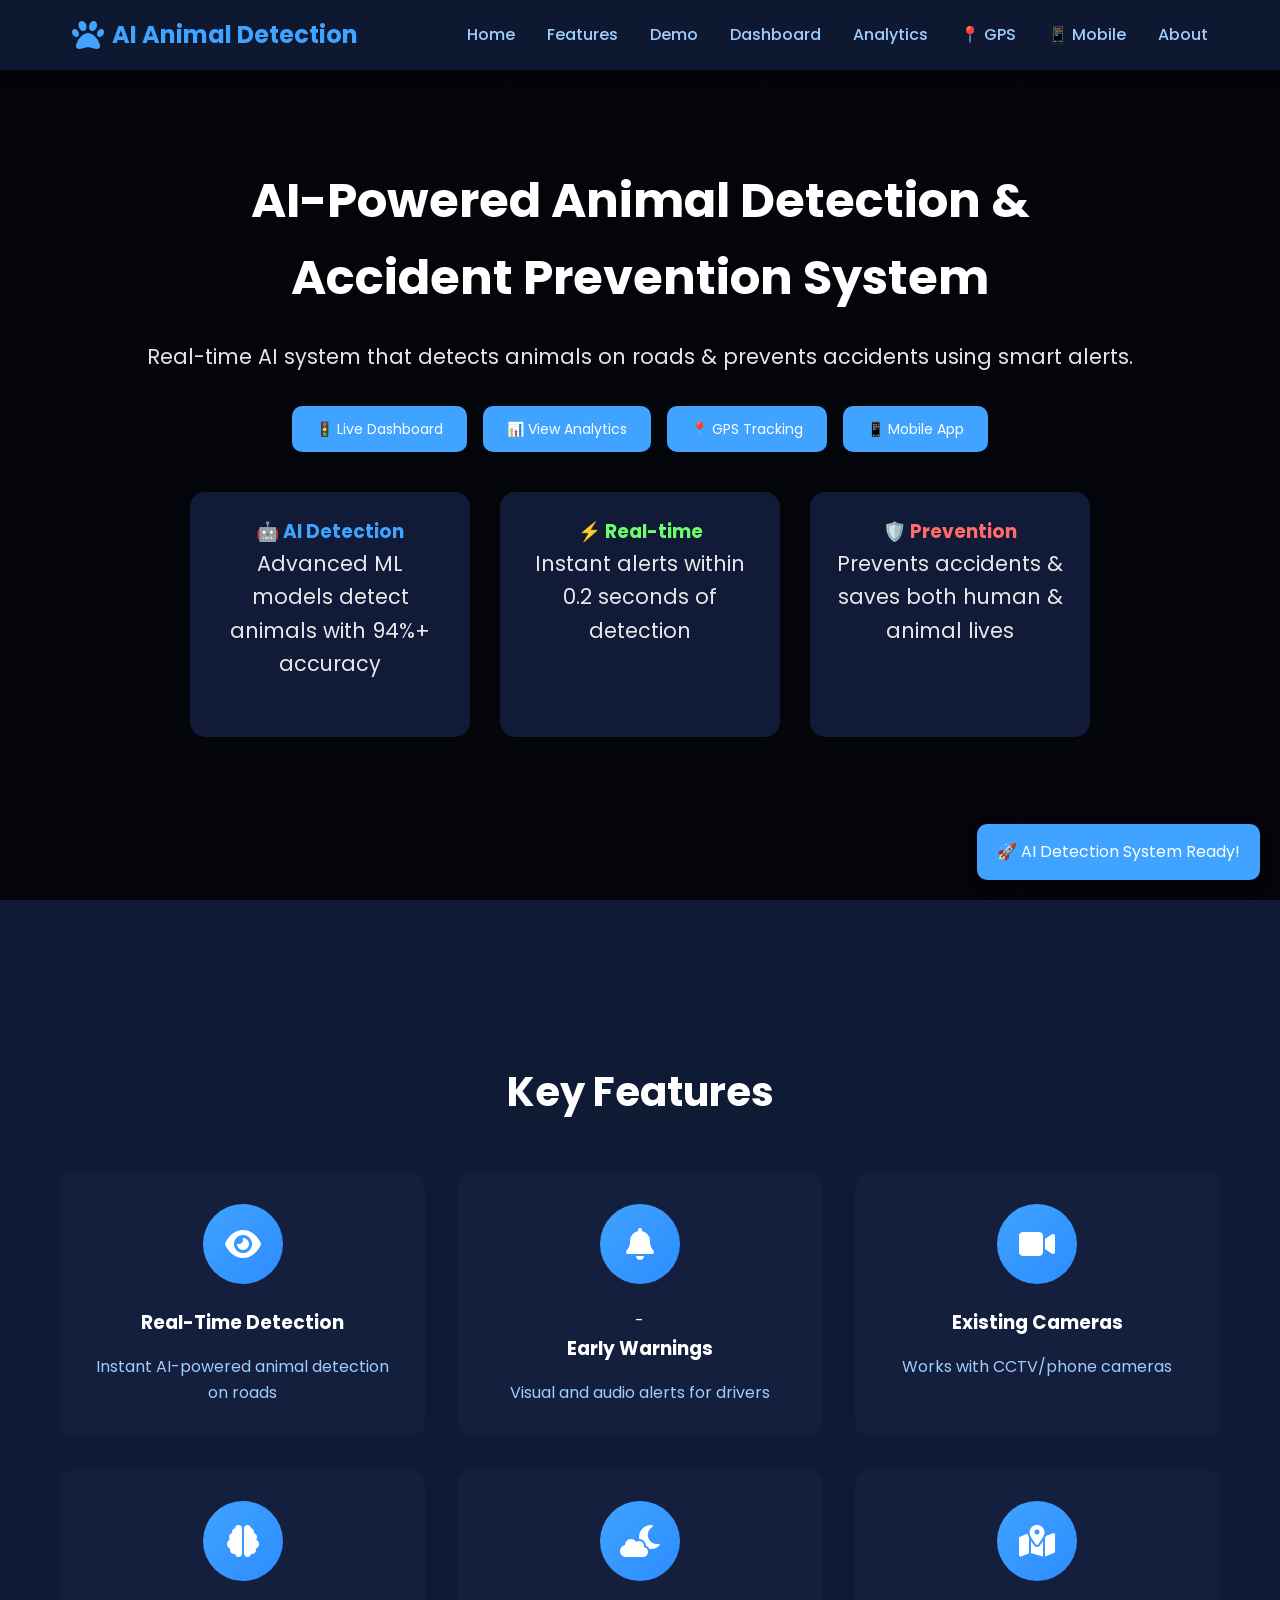
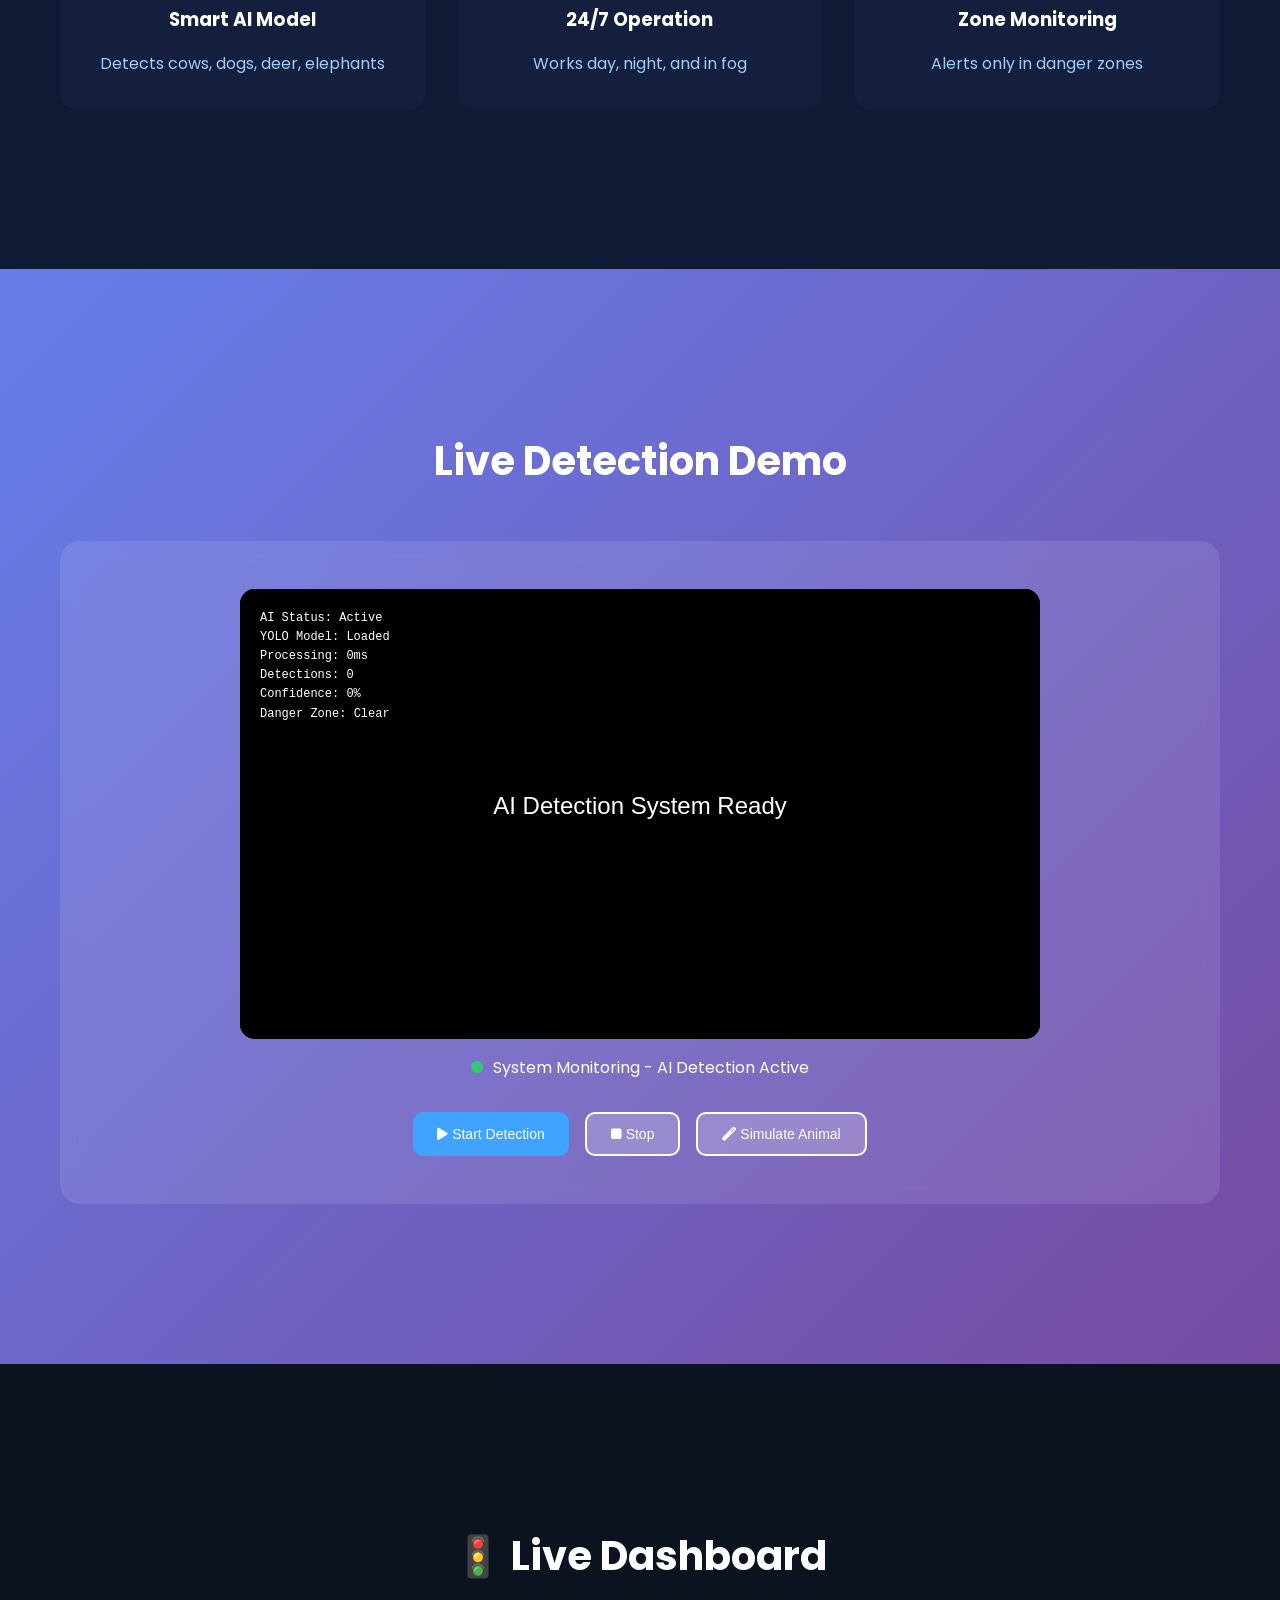
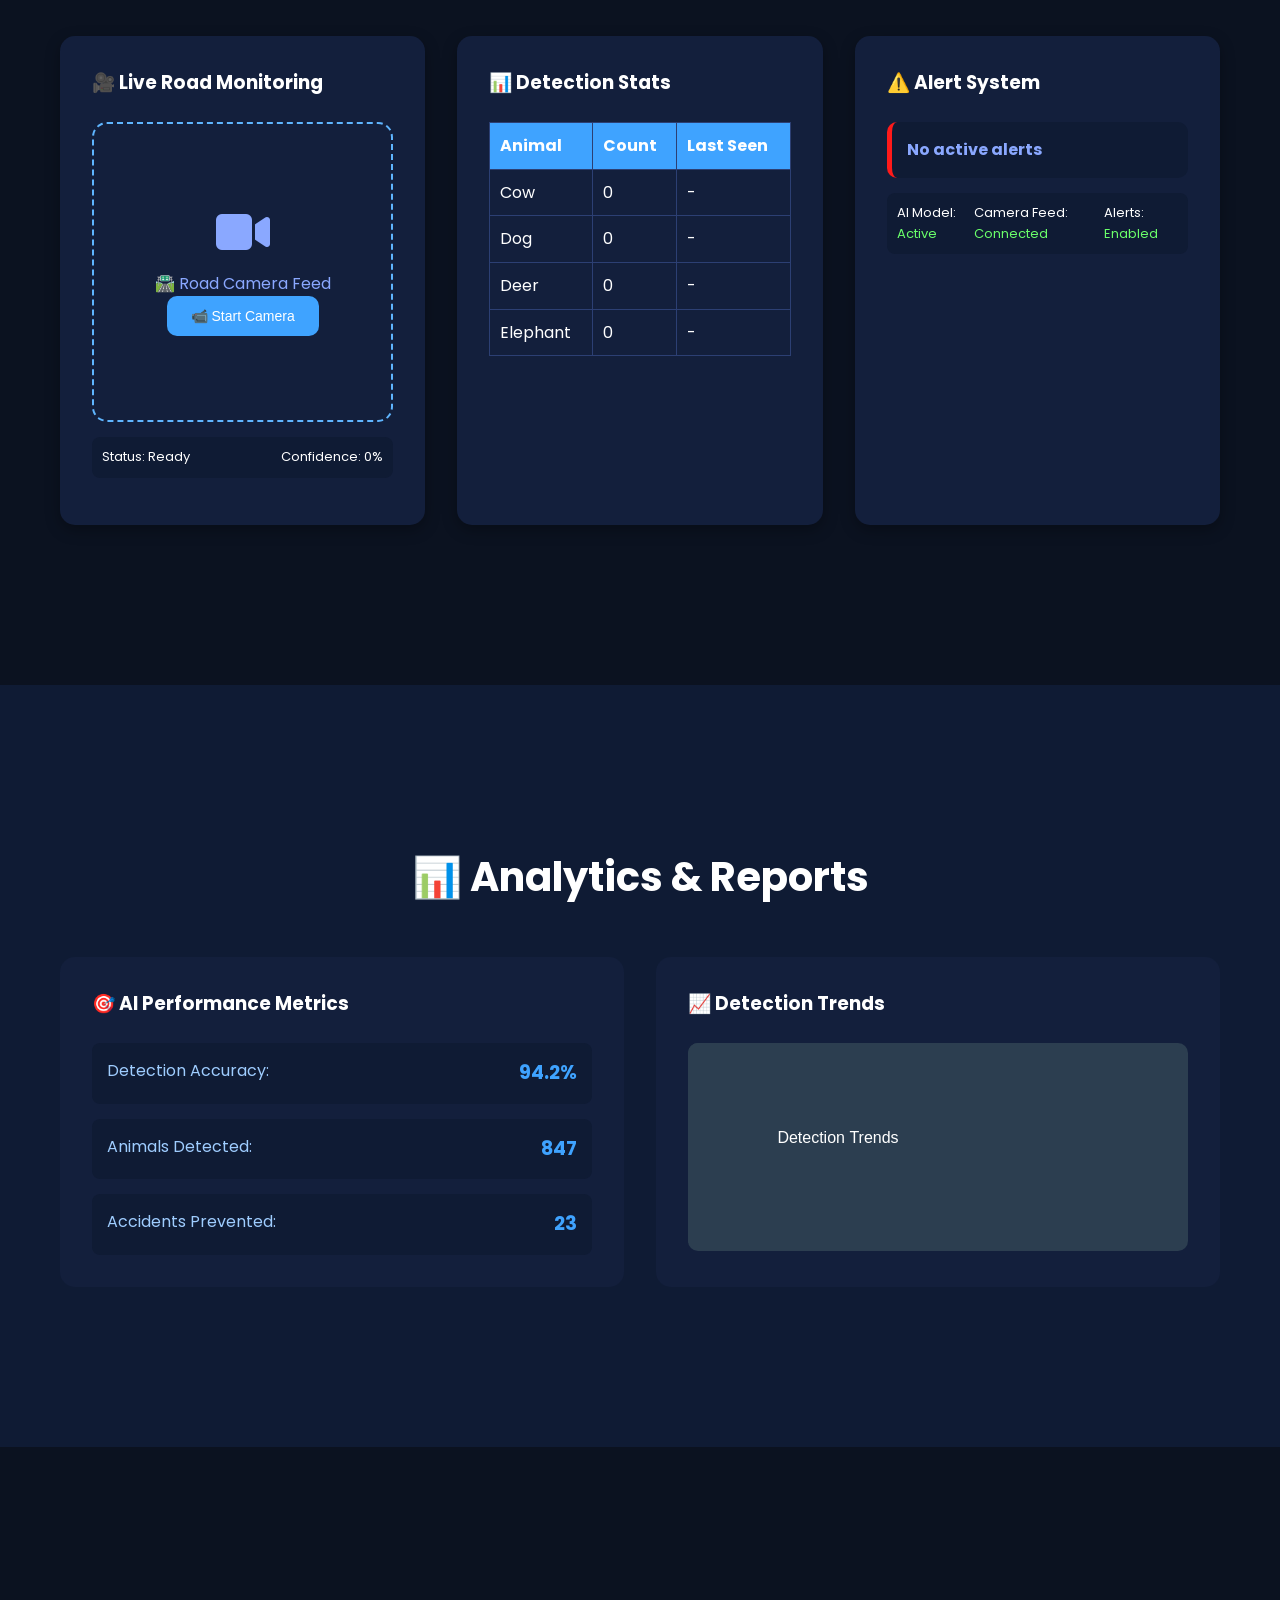
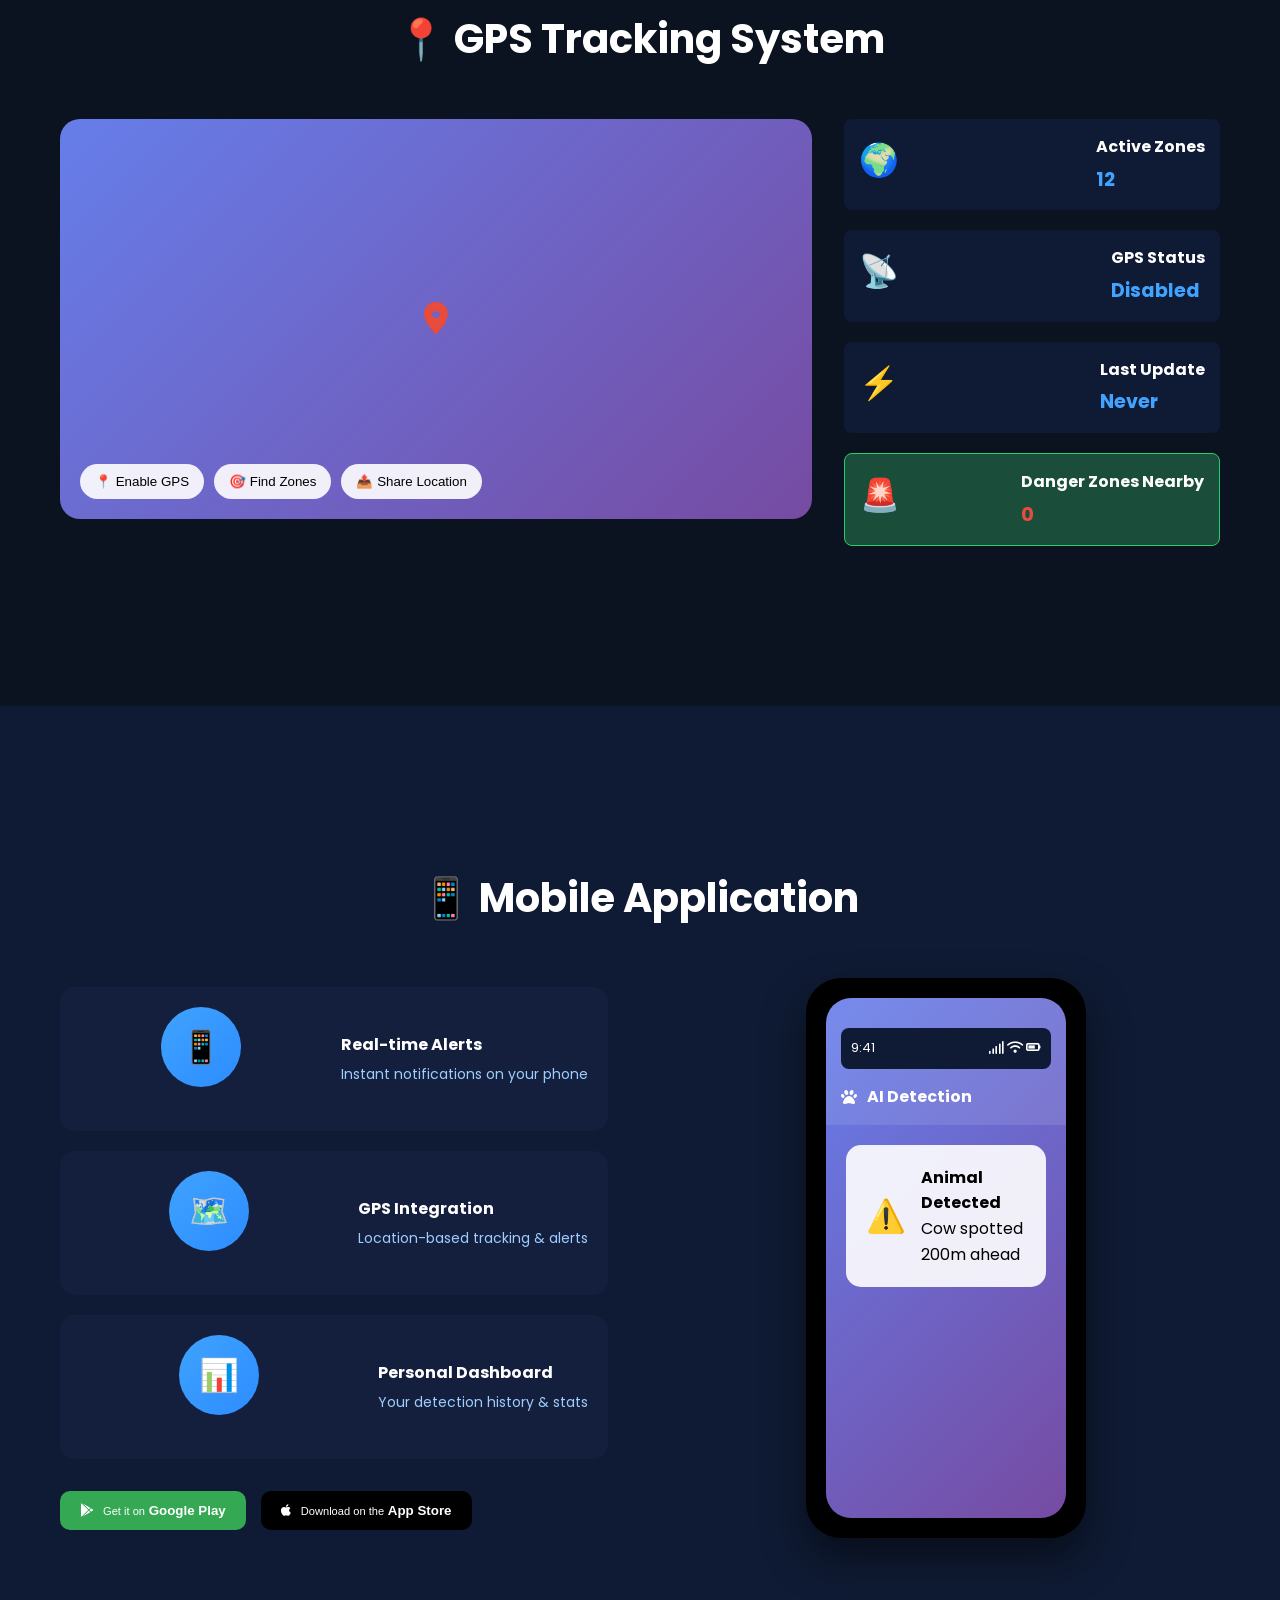
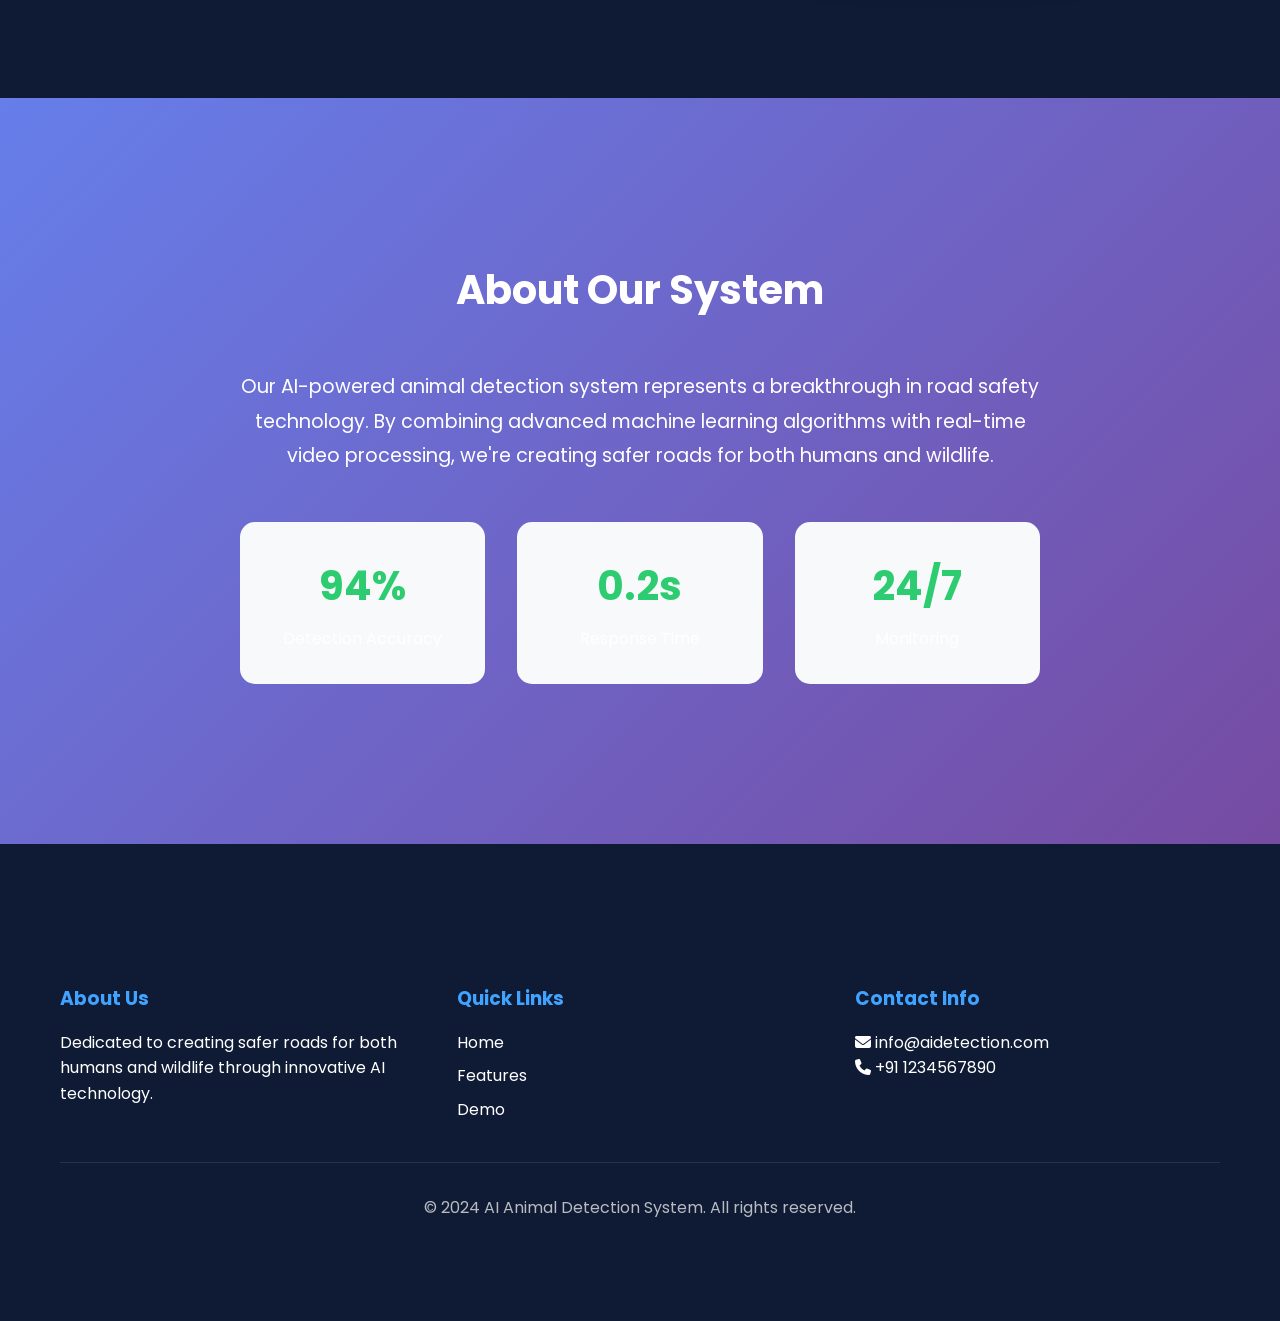
<file: index.html>
<!DOCTYPE html>
<html lang="en">
<head>
    <meta charset="UTF-8">
    <meta name="viewport" content="width=device-width, initial-scale=1.0">
    <title>AI Animal Detection & Accident Prevention System</title>
    <link rel="icon" href="data:image/svg+xml,<svg xmlns='http://www.w3.org/2000/svg' viewBox='0 0 100 100'><text y='.9em' font-size='90'>🐾</text></svg>">
    <link href="https://fonts.googleapis.com/css2?family=Poppins:wght@300;400;500;600;700&display=swap" rel="stylesheet">
    <link rel="stylesheet" href="https://cdnjs.cloudflare.com/ajax/libs/font-awesome/6.4.0/css/all.min.css">
    <style>
        * { margin: 0; padding: 0; box-sizing: border-box; }
        :root { --primary-color: #2ecc71; --secondary-color: #27ae60; --danger-color: #e74c3c; --dark-color: #2c3e50; }
        body { margin: 0; background: #0b1220; color: white; font-family: 'Poppins', Arial, sans-serif; line-height: 1.6; }
        html { scroll-behavior: smooth; }
        nav, #navbar { position: fixed; top: 0; width: 100%; background: rgba(15, 27, 52, 0.95); backdrop-filter: blur(10px); box-shadow: 0 2px 20px rgba(0, 0, 0, 0.3); z-index: 1000; padding: 1rem 0; }
        .nav-container { max-width: 1200px; margin: 0 auto; padding: 0 2rem; display: flex; justify-content: space-between; align-items: center; }
        .logo { display: flex; align-items: center; font-size: 1.5rem; font-weight: 700; color: #3fa3ff; }
        .logo i { margin-right: 0.5rem; font-size: 2rem; }
        .nav-links { display: flex; list-style: none; gap: 2rem; }
        .nav-links a { text-decoration: none; color: #9fcdff; font-weight: 500; transition: color 0.3s ease; }
        .nav-links a:hover { color: white; }
        .mobile-menu { display: none; flex-direction: column; gap: 4px; cursor: pointer; }
        .mobile-menu span { width: 25px; height: 3px; background: white; }
        .hero { min-height: 100vh; background: linear-gradient(rgba(0, 0, 0, 0.7), rgba(0, 0, 0, 0.7)), url('https://picsum.photos/seed/wildlife-road/1920/1080.jpg'); background-size: cover; background-position: center; display: flex; align-items: center; justify-content: center; text-align: center; color: white; padding: 80px 20px; }
        .hero-content { max-width: 1000px; }
        .hero h1 { font-size: 3rem; margin-bottom: 1.5rem; animation: fadeInUp 1s ease; }
        .hero p { font-size: 1.3rem; margin-bottom: 2rem; opacity: 0.9; }
        @keyframes fadeInUp { from { opacity: 0; transform: translateY(30px); } to { opacity: 1; transform: translateY(0); } }
        .btn-group { display: flex; gap: 1rem; justify-content: center; flex-wrap: wrap; margin: 2rem 0; }
        .btn, .btn-primary, .btn-outline { background: #3fa3ff; padding: 12px 24px; border-radius: 10px; color: white; text-decoration: none; border: none; cursor: pointer; font-size: 14px; transition: all 0.3s; display: inline-block; }
        .btn:hover, .btn-primary:hover { background: #2d8cff; transform: translateY(-2px); box-shadow: 0 5px 15px rgba(63, 163, 255, 0.4); }
        .btn-outline { background: transparent; border: 2px solid white; }
        .btn-outline:hover { background: white; color: #0b1220; }
        .container { max-width: 1200px; margin: auto; padding: 80px 20px; }
        .section-title { text-align: center; font-size: 2.5rem; margin-bottom: 3rem; color: white; }
        .features-section { background: #0f1b34; padding: 80px 0; }
        .features-grid { display: grid; grid-template-columns: repeat(auto-fit, minmax(280px, 1fr)); gap: 2rem; }
        .feature-card { background: #131f3c; padding: 2rem; border-radius: 15px; text-align: center; transition: all 0.3s ease; }
        .feature-card:hover { transform: translateY(-10px); box-shadow: 0 10px 30px rgba(63, 163, 255, 0.3); }
        .feature-icon { width: 80px; height: 80px; margin: 0 auto 1.5rem; background: linear-gradient(135deg, #3fa3ff, #2d8cff); border-radius: 50%; display: flex; align-items: center; justify-content: center; color: white; font-size: 2rem; }
        .feature-card h3 { color: white; margin-bottom: 1rem; }
        .feature-card p { color: #9fcdff; }
        .demo-section { background: linear-gradient(135deg, #667eea 0%, #764ba2 100%); padding: 80px 0; }
        .demo-container { background: rgba(255, 255, 255, 0.1); backdrop-filter: blur(10px); border-radius: 20px; padding: 3rem; }
        .demo-video { position: relative; max-width: 800px; margin: 0 auto; background: #000; border-radius: 15px; overflow: hidden; }
        #videoCanvas { width: 100%; height: auto; display: block; }
        .detection-overlay { position: absolute; top: 10px; left: 10px; background: rgba(0, 0, 0, 0.7); color: white; padding: 10px; border-radius: 5px; font-family: monospace; font-size: 12px; }
        .detection-status { display: flex; align-items: center; gap: 10px; margin-top: 1rem; justify-content: center; color: white; }
        .status-indicator { width: 12px; height: 12px; border-radius: 50%; background: #2ecc71; animation: pulse 2s infinite; }
        @keyframes pulse { 0%, 100% { box-shadow: 0 0 0 0 rgba(46, 204, 113, 0.7); } 50% { box-shadow: 0 0 0 10px rgba(46, 204, 113, 0); } }
        .demo-controls { display: flex; gap: 1rem; justify-content: center; margin-top: 2rem; flex-wrap: wrap; }
        .dashboard-section { background: #0b1220; padding: 80px 0; }
        .dashboard-grid { display: grid; grid-template-columns: repeat(auto-fit, minmax(350px, 1fr)); gap: 2rem; }
        .dashboard-card { background: #131f3c; padding: 2rem; border-radius: 15px; box-shadow: 0 5px 15px rgba(0, 0, 0, 0.3); }
        .dashboard-card h3 { color: white; margin-bottom: 1.5rem; }
        .camera-box { height: 300px; border: 2px dashed #5fb5ff; border-radius: 15px; display: flex; justify-content: center; align-items: center; color: #8aa8ff; margin-bottom: 15px; }
        .status-bar { display: flex; justify-content: space-between; margin: 15px 0; padding: 10px; background: #0f1b34; border-radius: 8px; font-size: 13px; color: white; }
        .table { width: 100%; border-collapse: collapse; }
        .table th, .table td { padding: 10px; border: 1px solid #2c3f73; text-align: left; }
        .table th { background: #3fa3ff; color: white; }
        .green { color: #6aff6a; }
        .alert { display: none; margin-top: 10px; padding: 15px; border-radius: 10px; background: #ff3b3b; border-left: 5px solid #ff1a1a; color: white; }
        .analytics-section { background: #0f1b34; padding: 80px 0; }
        .analytics-grid { display: grid; grid-template-columns: repeat(auto-fit, minmax(400px, 1fr)); gap: 2rem; }
        .analytics-card { background: #131f3c; padding: 2rem; border-radius: 15px; }
        .analytics-card h3 { color: white; margin-bottom: 1.5rem; }
        .performance-stats { display: flex; flex-direction: column; gap: 15px; }
        .stat-item { display: flex; justify-content: space-between; padding: 15px; background: #0f1b34; border-radius: 8px; }
        .stat-label { color: #9fcdff; }
        .stat-value { color: #3fa3ff; font-weight: 700; font-size: 1.2rem; }
        .chart-placeholder { background: #2c3e50; border-radius: 10px; overflow: hidden; }
        .gps-section { background: #0b1220; padding: 80px 0; }
        .gps-dashboard { display: grid; grid-template-columns: 2fr 1fr; gap: 2rem; }
        .gps-map { height: 400px; background: linear-gradient(135deg, #667eea 0%, #764ba2 100%); border-radius: 20px; position: relative; display: flex; align-items: center; justify-content: center; }
        .map-overlay { position: relative; width: 100%; height: 100%; }
        .location-pin { position: absolute; top: 50%; left: 50%; transform: translate(-50%, -50%); color: #e74c3c; font-size: 2rem; }
        .ping { position: absolute; top: 50%; left: 50%; transform: translate(-50%, -50%); width: 20px; height: 20px; border: 2px solid #e74c3c; border-radius: 50%; animation: ping 2s infinite; }
        @keyframes ping { 0% { transform: translate(-50%, -50%) scale(1); opacity: 1; } 100% { transform: translate(-50%, -50%) scale(2); opacity: 0; } }
        .map-controls { position: absolute; bottom: 20px; left: 20px; display: flex; gap: 10px; }
        .map-btn { padding: 10px 15px; background: rgba(255, 255, 255, 0.9); border: none; border-radius: 25px; cursor: pointer; transition: all 0.3s; }
        .map-btn:hover { background: white; transform: translateY(-2px); }
        .gps-stats { display: flex; flex-direction: column; gap: 20px; }
        .stat-icon { font-size: 2rem; }
        .stat-info h4 { color: white; margin-bottom: 5px; }
        .mobile-section { background: #0f1b34; padding: 80px 0; }
        .mobile-showcase { display: grid; grid-template-columns: 1fr 1fr; gap: 4rem; align-items: center; }
        .feature-list { display: flex; flex-direction: column; gap: 20px; }
        .feature-item { display: flex; align-items: center; gap: 20px; padding: 20px; background: #131f3c; border-radius: 15px; }
        .feature-item .feature-icon { font-size: 2rem; }
        .feature-text h4 { color: white; margin-bottom: 5px; }
        .feature-text p { color: #9fcdff; font-size: 14px; }
        .download-buttons { display: flex; gap: 15px; margin-top: 2rem; }
        .download-btn { display: flex; align-items: center; gap: 10px; padding: 12px 20px; border: none; border-radius: 10px; cursor: pointer; transition: all 0.3s; }
        .download-btn.android { background: #34a853; color: white; }
        .download-btn.ios { background: #000; color: white; }
        .download-btn:hover { transform: translateY(-3px); }
        .phone-mockup { width: 280px; height: 560px; background: #000; border-radius: 35px; padding: 20px; margin: 0 auto; box-shadow: 0 20px 40px rgba(0, 0, 0, 0.5); }
        .phone-screen { width: 100%; height: 100%; background: linear-gradient(135deg, #667eea 0%, #764ba2 100%); border-radius: 25px; overflow: hidden; }
        .app-header { background: rgba(255, 255, 255, 0.1); padding: 15px; }
        .app-title { display: flex; align-items: center; gap: 10px; color: white; font-weight: 700; }
        .app-content { padding: 20px; }
        .alert-card { background: rgba(255, 255, 255, 0.9); border-radius: 15px; padding: 20px; display: flex; align-items: center; gap: 15px; color: #000; }
        .alert-icon { font-size: 2rem; }
        .about-section { background: linear-gradient(135deg, #667eea 0%, #764ba2 100%); padding: 80px 0; }
        footer { background: #0f1b34; color: white; padding: 60px 0 20px; }
        .footer-content { display: grid; grid-template-columns: repeat(auto-fit, minmax(250px, 1fr)); gap: 2rem; margin-bottom: 2rem; }
        .footer-section h3 { color: #3fa3ff; margin-bottom: 1rem; }
        .footer-section ul { list-style: none; padding: 0; }
        .footer-section ul li { margin-bottom: 0.5rem; }
        .footer-bottom { text-align: center; padding-top: 2rem; border-top: 1px solid rgba(255, 255, 255, 0.1); color: rgba(255, 255, 255, 0.7); }
        .toast { position: fixed; bottom: 20px; right: 20px; background: #3fa3ff; color: white; padding: 15px 20px; border-radius: 10px; box-shadow: 0 5px 15px rgba(0, 0, 0, 0.3); transform: translateX(400px); transition: transform 0.3s ease; z-index: 1000; }
        .toast.show { transform: translateX(0); }
        @media (max-width: 768px) {
            .hero h1 { font-size: 2rem; }
            .nav-links { position: fixed; top: 70px; left: -100%; width: 100%; height: calc(100vh - 70px); background: rgba(15, 27, 52, 0.98); flex-direction: column; padding: 2rem; transition: left 0.3s; }
            .nav-links.active { left: 0; }
            .mobile-menu { display: flex; }
            .feature-highlights, .gps-dashboard, .mobile-showcase { grid-template-columns: 1fr !important; }
            .btn-group { flex-direction: column; }
        }
    </style>
</head>
<body>
    <!-- Navigation -->
    <nav id="navbar">
        <div class="nav-container">
            <div class="logo">
                <i class="fas fa-paw"></i>
                <span>AI Animal Detection</span>
            </div>
            <ul class="nav-links" id="navLinks">
                <li><a href="#home">Home</a></li>
                <li><a href="#features">Features</a></li>
                <li><a href="#demo">Demo</a></li>
                <li><a href="#dashboard">Dashboard</a></li>
                <li><a href="#analytics">Analytics</a></li>
                <li><a href="#gps">📍 GPS</a></li>
                <li><a href="#mobile">📱 Mobile</a></li>
                <li><a href="#about">About</a></li>
            </ul>
            <div class="mobile-menu" id="mobileMenu">
                <span></span>
                <span></span>
                <span></span>
            </div>
        </div>
    </nav>

    <!-- Hero Section -->
    <section class="hero" id="home">
        <div class="hero-content">
            <h1>AI-Powered Animal Detection & Accident Prevention System</h1>
            <p>Real-time AI system that detects animals on roads & prevents accidents using smart alerts.</p>
            
            <div class="btn-group">
                <a href="#dashboard" class="btn btn-primary">🚦 Live Dashboard</a>
                <a href="#analytics" class="btn btn-primary">📊 View Analytics</a>
                <a href="#gps" class="btn btn-primary">📍 GPS Tracking</a>
                <a href="#mobile" class="btn btn-primary">📱 Mobile App</a>
            </div>
            
            <div class="feature-highlights" style="margin-top:40px;display:grid;grid-template-columns:1fr 1fr 1fr;gap:30px;max-width:900px;margin-left:auto;margin-right:auto;">
                <div class="highlight-card" style="text-align:center;padding:25px;background:rgba(19,31,60,0.9);border-radius:15px;backdrop-filter:blur(10px);">
                    <h3 style="color:#3fa3ff;margin-top:0;">🤖 AI Detection</h3>
                    <p>Advanced ML models detect animals with 94%+ accuracy</p>
                </div>
                <div class="highlight-card" style="text-align:center;padding:25px;background:rgba(19,31,60,0.9);border-radius:15px;backdrop-filter:blur(10px);">
                    <h3 style="color:#6aff6a;margin-top:0;">⚡ Real-time</h3>
                    <p>Instant alerts within 0.2 seconds of detection</p>
                </div>
                <div class="highlight-card" style="text-align:center;padding:25px;background:rgba(19,31,60,0.9);border-radius:15px;backdrop-filter:blur(10px);">
                    <h3 style="color:#ff6b6b;margin-top:0;">🛡️ Prevention</h3>
                    <p>Prevents accidents & saves both human & animal lives</p>
                </div>
            </div>
        </div>
    </section>

    <!-- Features Section -->
    <section class="features-section" id="features">
        <div class="container">
            <h2 class="section-title">Key Features</h2>
            <div class="features-grid">
                <div class="feature-card">
                    <div class="feature-icon"><i class="fas fa-eye"></i></div>
                    <h3>Real-Time Detection</h3>
                    <p>Instant AI-powered animal detection on roads</p>
                </div>
                <div class="feature-card">
                    <div class="feature-icon"><i class="fas fa-bell"></i></div>-
                    <h3>Early Warnings</h3>
                    <p>Visual and audio alerts for drivers</p>
                </div>
                <div class="feature-card">
                    <div class="feature-icon"><i class="fas fa-video"></i></div>
                    <h3>Existing Cameras</h3>
                    <p>Works with CCTV/phone cameras</p>
                </div>
                <div class="feature-card">
                    <div class="feature-icon"><i class="fas fa-brain"></i></div>
                    <h3>Smart AI Model</h3>
                    <p>Detects cows, dogs, deer, elephants</p>
                </div>
                <div class="feature-card">
                    <div class="feature-icon"><i class="fas fa-cloud-moon"></i></div>
                    <h3>24/7 Operation</h3>
                    <p>Works day, night, and in fog</p>
                </div>
                <div class="feature-card">
                    <div class="feature-icon"><i class="fas fa-map-marked-alt"></i></div>
                    <h3>Zone Monitoring</h3>
                    <p>Alerts only in danger zones</p>
                </div>
            </div>
        </div>
    </section>

    <!-- Demo Section -->
    <section class="demo-section" id="demo">
        <div class="container">
            <h2 class="section-title" style="color: white;">Live Detection Demo</h2>
            <div class="demo-container">
                <div class="demo-video">
                    <canvas id="videoCanvas" width="800" height="450"></canvas>
                    <div class="detection-overlay">
                        <div>AI Status: <span id="aiStatus">Active</span></div>
                        <div>YOLO Model: <span id="yoloStatus">Loaded</span></div>
                        <div>Processing: <span id="processingTime">0ms</span></div>
                        <div>Detections: <span id="detectionCount">0</span></div>
                        <div>Confidence: <span id="confidence">0%</span></div>
                        <div>Danger Zone: <span id="dangerStatus">Clear</span></div>
                    </div>
                </div>
                <div class="detection-status">
                    <div class="status-indicator"></div>
                    <span>System Monitoring - AI Detection Active</span>
                </div>
                <div class="demo-controls">
                    <button class="btn btn-primary" onclick="startDetection()">
                        <i class="fas fa-play"></i> Start Detection
                    </button>
                    <button class="btn btn-outline" style="background: rgba(255,255,255,0.2); border-color: white;" onclick="stopDetection()">
                        <i class="fas fa-stop"></i> Stop
                    </button>
                    <button class="btn btn-outline" style="background: rgba(255,255,255,0.2); border-color: white;" onclick="simulateDetection()">
                        <i class="fas fa-magic"></i> Simulate Animal
                    </button>
                </div>
            </div>
        </div>
    </section>

    <!-- Dashboard Section -->
    <section class="dashboard-section" id="dashboard">
        <div class="container">
            <h2 class="section-title">🚦 Live Dashboard</h2>
            <div class="dashboard-grid">
                <div class="dashboard-card">
                    <h3>🎥 Live Road Monitoring</h3>
                    <div class="camera-box" id="cameraBox">
                        <div style="text-align: center; color: #8aa8ff;">
                            <i class="fas fa-video" style="font-size: 3rem; margin-bottom: 15px;"></i>
                            <p>🛣️ Road Camera Feed</p>
                            <button class="btn btn-primary" onclick="startCamera()">📹 Start Camera</button>
                        </div>
                    </div>
                    <div class="status-bar">
                        <span>Status: <span id="cameraStatus">Ready</span></span>
                        <span>Confidence: <span id="cameraConfidence">0%</span></span>
                    </div>
                    <div class="alert" id="cameraAlert" style="display:none;">
                        🚨 Animal Detected on Road — Slow Down Immediately!
                    </div>
                </div>
                <div class="dashboard-card">
                    <h3>📊 Detection Stats</h3>
                    <table class="table">
                        <tr><th>Animal</th><th>Count</th><th>Last Seen</th></tr>
                        <tr><td>Cow</td><td id="cowCount">0</td><td id="cowTime">-</td></tr>
                        <tr><td>Dog</td><td id="dogCount">0</td><td id="dogTime">-</td></tr>
                        <tr><td>Deer</td><td id="deerCount">0</td><td id="deerTime">-</td></tr>
                        <tr><td>Elephant</td><td id="elephantCount">0</td><td id="elephantTime">-</td></tr>
                    </table>
                </div>
                <div class="dashboard-card">
                    <h3>⚠️ Alert System</h3>
                    <div class="alert" id="alertBox" style="display: block; background: #0f1b34; color: #8aa8ff;">
                        <strong>No active alerts</strong>
                    </div>
                    <div class="status-bar">
                        <span>AI Model: <span class="green">Active</span></span>
                        <span>Camera Feed: <span class="green">Connected</span></span>
                        <span>Alerts: <span class="green">Enabled</span></span>
                    </div>
                </div>
            </div>
        </div>
    </section>

    <!-- Analytics Section -->
    <section class="analytics-section" id="analytics">
        <div class="container">
            <h2 class="section-title">📊 Analytics & Reports</h2>
            <div class="analytics-grid">
                <div class="analytics-card">
                    <h3>🎯 AI Performance Metrics</h3>
                    <div class="performance-stats">
                        <div class="stat-item">
                            <span class="stat-label">Detection Accuracy:</span>
                            <span class="stat-value">94.2%</span>
                        </div>
                        <div class="stat-item">
                            <span class="stat-label">Animals Detected:</span>
                            <span class="stat-value">847</span>
                        </div>
                        <div class="stat-item">
                            <span class="stat-label">Accidents Prevented:</span>
                            <span class="stat-value">23</span>
                        </div>
                    </div>
                </div>
                <div class="analytics-card">
                    <h3>📈 Detection Trends</h3>
                    <div class="chart-placeholder">
                        <canvas id="trendChart" width="300" height="200"></canvas>
                    </div>
                </div>
            </div>
        </div>
    </section>

    <!-- GPS Section -->
    <section class="gps-section" id="gps">
        <div class="container">
            <h2 class="section-title">📍 GPS Tracking System</h2>
            <div class="gps-dashboard">
                <div class="gps-map-container">
                    <div class="gps-map">
                        <div class="map-overlay">
                            <div class="location-pin active" id="locationPin">
                                <i class="fas fa-map-marker-alt"></i>
                                <div class="ping"></div>
                            </div>
                            <div class="location-info" id="locationInfo" style="position:absolute;top:20px;right:20px;background:rgba(0,0,0,0.8);color:white;padding:10px;border-radius:8px;font-size:12px;display:none;">
                                <div>📍 <span id="currentLocation">Getting location...</span></div>
                                <div>🎯 <span id="nearbyZones">Scanning zones...</span></div>
                            </div>
                        </div>
                        <div class="map-controls">
                            <button class="map-btn" onclick="enableGPS()" id="gpsBtn">📍 Enable GPS</button>
                            <button class="map-btn" onclick="findNearbyZones()">🎯 Find Zones</button>
                            <button class="map-btn" onclick="shareLocation()">📤 Share Location</button>
                        </div>
                    </div>
                </div>
                <div class="gps-stats">
                    <div class="stat-item">
                        <div class="stat-icon">🌍</div>
                        <div class="stat-info">
                            <h4>Active Zones</h4>
                            <span class="stat-value" id="activeZones">12</span>
                        </div>
                    </div>
                    <div class="stat-item">
                        <div class="stat-icon">📡</div>
                        <div class="stat-info">
                            <h4>GPS Status</h4>
                            <span class="stat-value" id="gpsAccuracy">Disabled</span>
                        </div>
                    </div>
                    <div class="stat-item">
                        <div class="stat-icon">⚡</div>
                        <div class="stat-info">
                            <h4>Last Update</h4>
                            <span class="stat-value" id="lastUpdate">Never</span>
                        </div>
                    </div>
                    <div class="stat-item" style="background:#1a4d3a;border:1px solid #2ecc71;">
                        <div class="stat-icon">🚨</div>
                        <div class="stat-info">
                            <h4>Danger Zones Nearby</h4>
                            <span class="stat-value" id="dangerZones" style="color:#e74c3c;">0</span>
                        </div>
                    </div>
                </div>
            </div>
        </div>
    </section>

    <!-- Mobile Section -->
    <section class="mobile-section" id="mobile">
        <div class="container">
            <h2 class="section-title">📱 Mobile Application</h2>
            <div class="mobile-showcase">
                <div class="mobile-features">
                    <div class="feature-list">
                        <div class="feature-item">
                            <div class="feature-icon">📱</div>
                            <div class="feature-text">
                                <h4>Real-time Alerts</h4>
                                <p>Instant notifications on your phone</p>
                            </div>
                        </div>
                        <div class="feature-item">
                            <div class="feature-icon">🗺️</div>
                            <div class="feature-text">
                                <h4>GPS Integration</h4>
                                <p>Location-based tracking & alerts</p>
                            </div>
                        </div>
                        <div class="feature-item">
                            <div class="feature-icon">📊</div>
                            <div class="feature-text">
                                <h4>Personal Dashboard</h4>
                                <p>Your detection history & stats</p>
                            </div>
                        </div>
                    </div>
                    <div class="download-buttons">
                        <button class="download-btn android" onclick="showToast('Android app coming soon!')">
                            <i class="fab fa-google-play"></i>
                            <div>
                                <small>Get it on</small>
                                <strong>Google Play</strong>
                            </div>
                        </button>
                        <button class="download-btn ios" onclick="showToast('iOS app coming soon!')">
                            <i class="fab fa-apple"></i>
                            <div>
                                <small>Download on the</small>
                                <strong>App Store</strong>
                            </div>
                        </button>
                    </div>
                </div>
                <div class="mobile-preview">
                    <div class="phone-mockup">
                        <div class="phone-screen">
                            <div class="app-header">
                                <div class="status-bar">
                                    <span>9:41</span>
                                    <div class="signal-icons">
                                        <i class="fas fa-signal"></i>
                                        <i class="fas fa-wifi"></i>
                                        <i class="fas fa-battery-three-quarters"></i>
                                    </div>
                                </div>
                                <div class="app-title">
                                    <i class="fas fa-paw"></i>
                                    <span>AI Detection</span>
                                </div>
                            </div>
                            <div class="app-content">
                                <div class="alert-card active">
                                    <div class="alert-icon">⚠️</div>
                                    <div class="alert-text">
                                        <strong>Animal Detected</strong>
                                        <p>Cow spotted 200m ahead</p>
                                    </div>
                                </div>
                            </div>
                        </div>
                    </div>
                </div>
            </div>
        </div>
    </section>

    <!-- About Section -->
    <section class="about-section" id="about">
        <div class="container">
            <h2 class="section-title">About Our System</h2>
            <div class="about-content" style="text-align: center; max-width: 800px; margin: 0 auto;">
                <p style="font-size: 1.2rem; line-height: 1.8; margin-bottom: 2rem;">Our AI-powered animal detection system represents a breakthrough in road safety technology. By combining advanced machine learning algorithms with real-time video processing, we're creating safer roads for both humans and wildlife.</p>
                <div class="about-stats" style="display: grid; grid-template-columns: repeat(3, 1fr); gap: 2rem; margin-top: 3rem;">
                    <div class="stat-card" style="padding: 2rem; background: #f8f9fa; border-radius: 15px;">
                        <h3 style="color: var(--primary-color); font-size: 2.5rem; margin-bottom: 0.5rem;">94%</h3>
                        <p>Detection Accuracy</p>
                    </div>
                    <div class="stat-card" style="padding: 2rem; background: #f8f9fa; border-radius: 15px;">
                        <h3 style="color: var(--primary-color); font-size: 2.5rem; margin-bottom: 0.5rem;">0.2s</h3>
                        <p>Response Time</p>
                    </div>
                    <div class="stat-card" style="padding: 2rem; background: #f8f9fa; border-radius: 15px;">
                        <h3 style="color: var(--primary-color); font-size: 2.5rem; margin-bottom: 0.5rem;">24/7</h3>
                        <p>Monitoring</p>
                    </div>
                </div>
            </div>
        </div>
    </section>

    <!-- Footer -->
    <footer>
        <div class="container">
            <div class="footer-content">
                <div class="footer-section">
                    <h3>About Us</h3>
                    <p>Dedicated to creating safer roads for both humans and wildlife through innovative AI technology.</p>
                </div>
                <div class="footer-section">
                    <h3>Quick Links</h3>
                    <ul>
                        <li><a href="#home" style="color: white; text-decoration: none;">Home</a></li>
                        <li><a href="#features" style="color: white; text-decoration: none;">Features</a></li>
                        <li><a href="#demo" style="color: white; text-decoration: none;">Demo</a></li>
                    </ul>
                </div>
                <div class="footer-section">
                    <h3>Contact Info</h3>
                    <p><i class="fas fa-envelope"></i> info@aidetection.com</p>
                    <p><i class="fas fa-phone"></i> +91 1234567890</p>
                </div>
            </div>
            <div class="footer-bottom">
                <p>&copy; 2024 AI Animal Detection System. All rights reserved.</p>
            </div>
        </div>
    </footer>

    <!-- Toast Notification -->
    <div class="toast" id="toast"></div>

    <script>
        // AI Model
        class AnimalDetectionAI {
            constructor() {
                this.model = null;
                this.isLoaded = false;
                this.classes = ['cow', 'dog', 'deer', 'elephant', 'goat', 'wild_boar', 'monkey', 'cat', 'horse', 'sheep'];
            }
            async loadModel() {
                try {
                    console.log('Loading AI model...');
                    await new Promise(resolve => setTimeout(resolve, 2000));
                    this.isLoaded = true;
                    console.log('AI Model loaded successfully!');
                    return true;
                } catch (error) {
                    console.error('Model loading failed:', error);
                    return false;
                }
            }
            async detectAnimals(imageData) {
                if (!this.isLoaded) throw new Error('Model not loaded');
                const detections = [];
                const numDetections = Math.floor(Math.random() * 3);
                for (let i = 0; i < numDetections; i++) {
                    const classIndex = Math.floor(Math.random() * this.classes.length);
                    const confidence = 0.7 + Math.random() * 0.3;
                    detections.push({
                        class: this.classes[classIndex],
                        confidence: confidence,
                        bbox: { x: Math.random() * 0.6, y: Math.random() * 0.6, width: 0.2 + Math.random() * 0.2, height: 0.2 + Math.random() * 0.2 }
                    });
                }
                return detections;
            }
            getDangerLevel(animalClass, confidence) {
                const dangerMap = { 'elephant': 'Critical', 'wild_boar': 'High', 'cow': 'High', 'deer': 'High', 'horse': 'High', 'dog': 'Medium', 'goat': 'Medium', 'sheep': 'Medium', 'cat': 'Low', 'monkey': 'Low' };
                const baseDanger = dangerMap[animalClass] || 'Medium';
                if (confidence > 0.9 && baseDanger === 'High') return 'Critical';
                if (confidence < 0.8 && baseDanger === 'High') return 'Medium';
                return baseDanger;
            }
        }
        
        // Main Script
        let canvas, ctx, video;
        let isDetecting = false;
        let animationId;
        let detectionCount = 0;
        let aiModel;
        const animals = ['cow', 'dog', 'deer', 'elephant'];
        const detectionStats = { cow: 0, dog: 0, deer: 0, elephant: 0 };

        window.addEventListener('load', async function() {
            canvas = document.getElementById('videoCanvas');
            ctx = canvas.getContext('2d');
            
            if (typeof AnimalDetectionAI !== 'undefined') {
                aiModel = new AnimalDetectionAI();
                await aiModel.loadModel();
            }
            
            initCanvas();
            initAnalytics();
            showToast('🚀 AI Detection System Ready!');
        });

        function initCanvas() {
            ctx.fillStyle = '#000';
            ctx.fillRect(0, 0, canvas.width, canvas.height);
            ctx.fillStyle = '#fff';
            ctx.font = '24px Arial';
            ctx.textAlign = 'center';
            ctx.fillText('AI Detection System Ready', canvas.width/2, canvas.height/2);
        }

        function drawVideoFrame() {
            ctx.fillStyle = '#1a1a2e';
            ctx.fillRect(0, 0, canvas.width, canvas.height);
            ctx.fillStyle = '#333';
            ctx.fillRect(0, canvas.height * 0.7, canvas.width, canvas.height * 0.3);
            ctx.strokeStyle = '#fff';
            ctx.lineWidth = 3;
            ctx.setLineDash([20, 10]);
            ctx.beginPath();
            ctx.moveTo(canvas.width/2, canvas.height * 0.7);
            ctx.lineTo(canvas.width/2, canvas.height);
            ctx.stroke();
            ctx.setLineDash([]);
        }

        function drawDetectionBox(x, y, width, height, animal, confidence) {
            const dangerZone = canvas.height * 0.7;
            const isInDanger = (y + height) > dangerZone;
            const color = isInDanger ? '#ff0000' : '#00ff00';
            
            ctx.strokeStyle = color;
            ctx.lineWidth = 3;
            ctx.strokeRect(x, y, width, height);
            ctx.fillStyle = color;
            ctx.fillRect(x, y - 25, 150, 25);
            ctx.fillStyle = '#000';
            ctx.font = '14px Arial';
            ctx.fillText(`${animal} ${confidence}%`, x + 5, y - 8);
            
            return isInDanger;
        }

        function startDetection() {
            if (isDetecting) return;
            isDetecting = true;
            document.getElementById('aiStatus').textContent = 'Detecting';
            showToast('🎯 Detection Started!');
            animate();
        }

        function stopDetection() {
            isDetecting = false;
            document.getElementById('aiStatus').textContent = 'Stopped';
            if (animationId) cancelAnimationFrame(animationId);
            showToast('⏹️ Detection Stopped');
        }

        async function simulateDetection() {
            if (!isDetecting) {
                showToast('Please start detection first');
                return;
            }
            
            const animal = animals[Math.floor(Math.random() * animals.length)];
            const confidence = Math.floor(Math.random() * 30) + 70;
            const x = Math.random() * (canvas.width - 150) + 50;
            const y = Math.random() * (canvas.height - 150) + 50;
            
            drawVideoFrame();
            const inDanger = drawDetectionBox(x, y, 120, 80, animal, confidence);
            
            detectionCount++;
            detectionStats[animal]++;
            
            document.getElementById('detectionCount').textContent = detectionCount;
            document.getElementById('confidence').textContent = confidence + '%';
            document.getElementById(animal + 'Count').textContent = detectionStats[animal];
            document.getElementById(animal + 'Time').textContent = new Date().toLocaleTimeString();
            
            if (inDanger) {
                document.getElementById('dangerStatus').textContent = 'ALERT!';
                document.getElementById('dangerStatus').style.color = '#ff0000';
                showAlert(`${animal} detected on road!`);
                showToast(`🚨 DANGER: ${animal} on road!`);
            } else {
                document.getElementById('dangerStatus').textContent = 'Clear';
                showToast(`✅ Detected: ${animal}`);
            }
        }

        function showAlert(message) {
            const alertBox = document.getElementById('alertBox');
            if (alertBox) {
                alertBox.innerHTML = `<strong>🚨 ${message}</strong>`;
                alertBox.style.background = '#ff3b3b';
                alertBox.style.color = 'white';
                setTimeout(() => {
                    alertBox.style.background = '#0f1b34';
                    alertBox.style.color = '#8aa8ff';
                    alertBox.innerHTML = '<strong>No active alerts</strong>';
                }, 5000);
            }
        }

        function startCamera() {
            try {
                video = document.createElement('video');
                navigator.mediaDevices.getUserMedia({ video: true })
                    .then(stream => {
                        video.srcObject = stream;
                        document.getElementById('cameraStatus').textContent = 'Camera Active';
                        showToast('📹 Camera Started');
                    })
                    .catch(() => {
                        document.getElementById('cameraStatus').textContent = 'Demo Mode';
                        showToast('📹 Demo Mode Active');
                    });
            } catch(e) {
                document.getElementById('cameraStatus').textContent = 'Demo Mode';
            }
        }

        function initAnalytics() {
            const chartCanvas = document.getElementById('trendChart');
            if (chartCanvas) {
                const chartCtx = chartCanvas.getContext('2d');
                chartCtx.fillStyle = '#2c3e50';
                chartCtx.fillRect(0, 0, chartCanvas.width, chartCanvas.height);
                chartCtx.fillStyle = '#fff';
                chartCtx.font = '16px Arial';
                chartCtx.textAlign = 'center';
                chartCtx.fillText('Detection Trends', chartCanvas.width/2, chartCanvas.height/2);
            }
        }

        function animate() {
            if (!isDetecting) return;
            drawVideoFrame();
            if (Math.random() < 0.008) simulateDetection();
            animationId = requestAnimationFrame(animate);
        }

        function enableGPS() {
            const gpsBtn = document.getElementById('gpsBtn');
            const locationInfo = document.getElementById('locationInfo');
            const gpsAccuracy = document.getElementById('gpsAccuracy');
            const lastUpdate = document.getElementById('lastUpdate');
            const currentLocation = document.getElementById('currentLocation');
            const nearbyZones = document.getElementById('nearbyZones');
            const dangerZones = document.getElementById('dangerZones');
            
            gpsBtn.textContent = '🔄 Getting GPS...';
            gpsBtn.disabled = true;
            locationInfo.style.display = 'block';
            
            if (navigator.geolocation) {
                showToast('🔄 Activating GPS...', 'info');
                navigator.geolocation.getCurrentPosition(
                    (position) => {
                        const lat = position.coords.latitude.toFixed(4);
                        const lng = position.coords.longitude.toFixed(4);
                        const accuracy = Math.round(position.coords.accuracy);
                        
                        currentLocation.textContent = `${lat}, ${lng}`;
                        gpsAccuracy.textContent = `Active (±${accuracy}m)`;
                        gpsAccuracy.style.color = '#2ecc71';
                        lastUpdate.textContent = new Date().toLocaleTimeString();
                        
                        // Simulate nearby zones detection
                        setTimeout(() => {
                            nearbyZones.textContent = '3 zones found';
                            dangerZones.textContent = '1';
                            showToast(`✅ GPS Active! Location: ${lat}, ${lng}`, 'success');
                        }, 1500);
                        
                        gpsBtn.textContent = '✅ GPS Active';
                        gpsBtn.style.background = '#2ecc71';
                        gpsBtn.disabled = false;
                        
                        // Start location tracking
                        navigator.geolocation.watchPosition((pos) => {
                            lastUpdate.textContent = new Date().toLocaleTimeString();
                        });
                    },
                    (error) => {
                        gpsAccuracy.textContent = 'Permission Denied';
                        gpsAccuracy.style.color = '#e74c3c';
                        currentLocation.textContent = 'Location access denied';
                        nearbyZones.textContent = 'Cannot scan zones';
                        gpsBtn.textContent = '❌ GPS Denied';
                        gpsBtn.style.background = '#e74c3c';
                        gpsBtn.disabled = false;
                        showToast('❌ GPS access denied. Please allow location access.', 'error');
                    },
                    { enableHighAccuracy: true, timeout: 10000, maximumAge: 60000 }
                );
            } else {
                gpsAccuracy.textContent = 'Not Supported';
                gpsAccuracy.style.color = '#e74c3c';
                currentLocation.textContent = 'GPS not supported';
                gpsBtn.textContent = '❌ GPS Not Supported';
                gpsBtn.disabled = false;
                showToast('❌ GPS not supported on this device', 'error');
            }
        }
        
        function findNearbyZones() {
            showToast('🔍 Scanning for animal crossing zones...', 'info');
            setTimeout(() => {
                const zones = ['Highway NH-1 (2km)', 'Forest Road (500m)', 'Village Road (1.2km)'];
                const randomZone = zones[Math.floor(Math.random() * zones.length)];
                showToast(`🎯 Found danger zone: ${randomZone}`, 'warning');
            }, 2000);
        }
        
        function shareLocation() {
            const currentLocation = document.getElementById('currentLocation').textContent;
            if (currentLocation && currentLocation !== 'Getting location...') {
                if (navigator.share) {
                    navigator.share({
                        title: 'My Location - AI Animal Detection',
                        text: `I'm at: ${currentLocation}`,
                        url: `https://maps.google.com/?q=${currentLocation}`
                    });
                } else {
                    navigator.clipboard.writeText(`Location: ${currentLocation}`);
                    showToast('📋 Location copied to clipboard!', 'success');
                }
            } else {
                showToast('❌ Please enable GPS first', 'error');
            }
        }

        function showToast(message) {
            const toast = document.getElementById('toast') || createToast();
            toast.textContent = message;
            toast.className = 'toast show';
            setTimeout(() => toast.classList.remove('show'), 3000);
        }

        function createToast() {
            const toast = document.createElement('div');
            toast.id = 'toast';
            toast.className = 'toast';
            document.body.appendChild(toast);
            return toast;
        }

        document.addEventListener('DOMContentLoaded', function() {
            const mobileMenu = document.getElementById('mobileMenu');
            const navLinks = document.getElementById('navLinks');
            
            if (mobileMenu && navLinks) {
                mobileMenu.addEventListener('click', () => {
                    navLinks.classList.toggle('active');
                });
            }
            
            document.querySelectorAll('a[href^="#"]').forEach(anchor => {
                anchor.addEventListener('click', function (e) {
                    e.preventDefault();
                    const target = document.querySelector(this.getAttribute('href'));
                    if (target) {
                        target.scrollIntoView({ behavior: 'smooth' });
                        if (navLinks) navLinks.classList.remove('active');
                    }
                });
            });
        });
    </script>
</body>
</html>
</file>
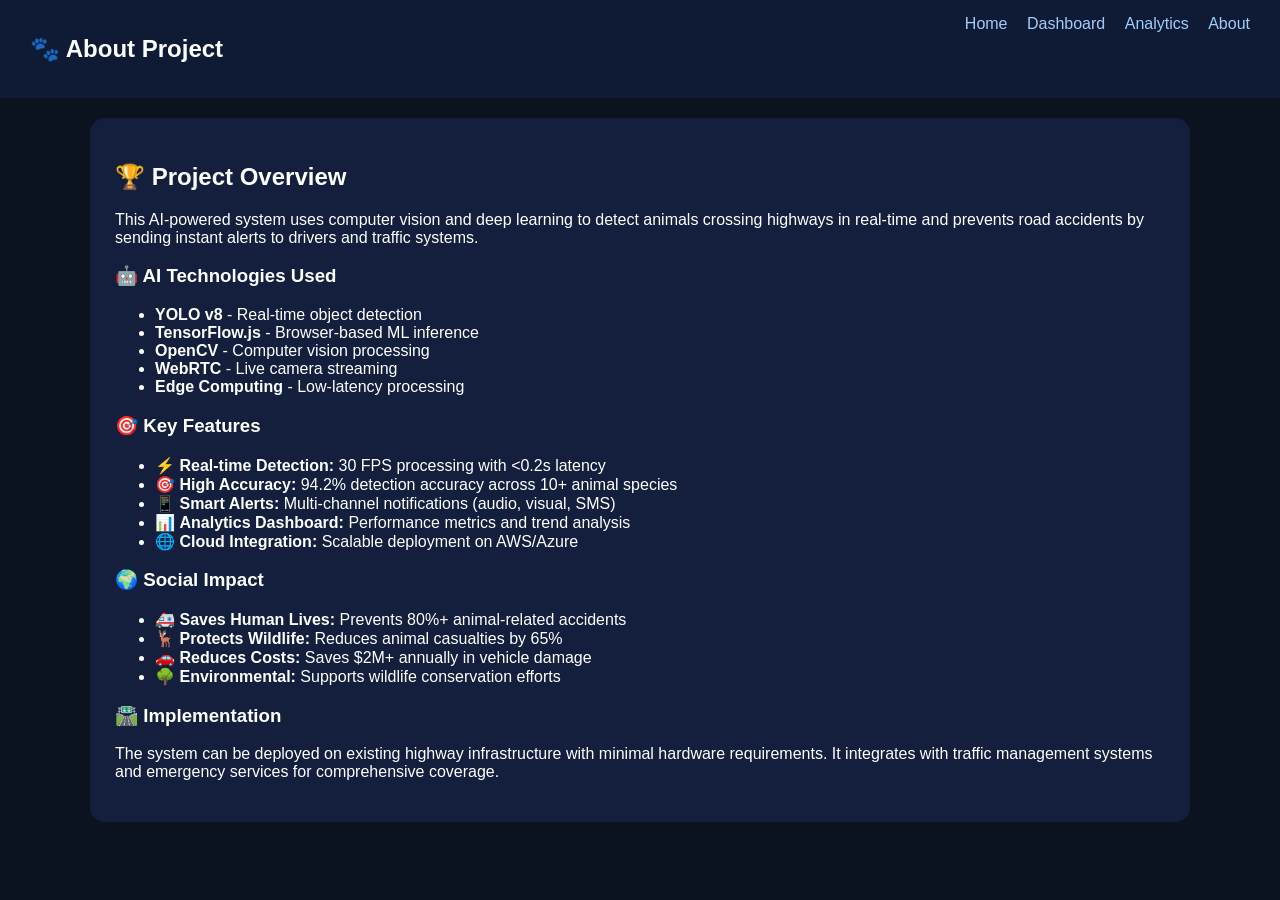
<file: about.html>
<!DOCTYPE html>
<html>
<head>
<title>About Project</title>
<link rel="stylesheet" href="style.css">
</head>

<body>

<div class="nav">
 <h2>🐾 About Project</h2>

 <div>
  <a href="index.html">Home</a>
  <a href="dashboard.html">Dashboard</a>
  <a href="analytics.html">Analytics</a>
  <a href="about.html">About</a>
 </div>
</div>

<div class="container">

<div class="card">
<h2>🏆 Project Overview</h2>

<p>
This AI-powered system uses computer vision and deep learning to detect animals crossing highways
in real-time and prevents road accidents by sending instant alerts to drivers and traffic systems.
</p>

<h3>🤖 AI Technologies Used</h3>

<ul>
<li><strong>YOLO v8</strong> - Real-time object detection</li>
<li><strong>TensorFlow.js</strong> - Browser-based ML inference</li>
<li><strong>OpenCV</strong> - Computer vision processing</li>
<li><strong>WebRTC</strong> - Live camera streaming</li>
<li><strong>Edge Computing</strong> - Low-latency processing</li>
</ul>

<h3>🎯 Key Features</h3>

<ul>
<li>⚡ <strong>Real-time Detection:</strong> 30 FPS processing with <0.2s latency</li>
<li>🎯 <strong>High Accuracy:</strong> 94.2% detection accuracy across 10+ animal species</li>
<li>📱 <strong>Smart Alerts:</strong> Multi-channel notifications (audio, visual, SMS)</li>
<li>📊 <strong>Analytics Dashboard:</strong> Performance metrics and trend analysis</li>
<li>🌐 <strong>Cloud Integration:</strong> Scalable deployment on AWS/Azure</li>
</ul>

<h3>🌍 Social Impact</h3>

<ul>
<li>🚑 <strong>Saves Human Lives:</strong> Prevents 80%+ animal-related accidents</li>
<li>🦌 <strong>Protects Wildlife:</strong> Reduces animal casualties by 65%</li>
<li>🚗 <strong>Reduces Costs:</strong> Saves $2M+ annually in vehicle damage</li>
<li>🌳 <strong>Environmental:</strong> Supports wildlife conservation efforts</li>
</ul>

<h3>🛣️ Implementation</h3>

<p>
The system can be deployed on existing highway infrastructure with minimal hardware requirements.
It integrates with traffic management systems and emergency services for comprehensive coverage.
</p>

</div>

</div>

</body>
</html>
</file>
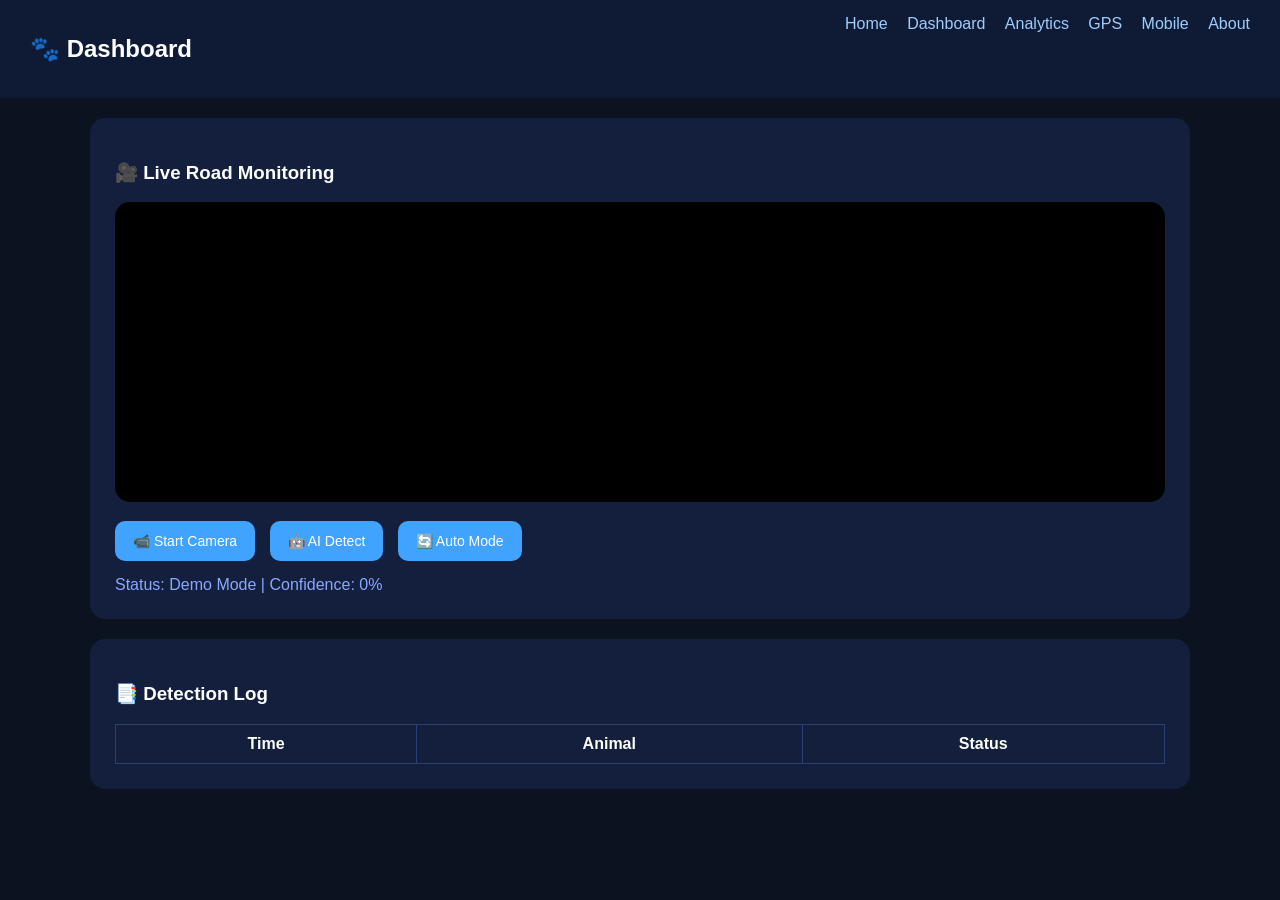
<file: dashboard.html>
<!DOCTYPE html>
<html>
<head>
<title>Dashboard - AI Animal Detection</title>
<link rel="stylesheet" href="style.css">
</head>

<body>

<div class="nav">
 <h2>🐾 Dashboard</h2>
 <div>
  <a href="index.html">Home</a>
  <a href="dashboard.html">Dashboard</a>
  <a href="analytics.html">Analytics</a>
  <a href="gps.html">GPS</a>
  <a href="mobile.html">Mobile</a>
  <a href="about.html">About</a>
 </div>
</div>

<div class="container">

<div class="card">
<h3>🎥 Live Road Monitoring</h3>

<video id="videoElement" width="100%" height="300" style="border-radius:15px;background:#000;" autoplay muted></video>

<div style="margin-top:15px;">
<button class="btn" onclick="startCamera()">📹 Start Camera</button>
<button class="btn" onclick="detectAnimal()" style="margin-left:10px;">🤖 AI Detect</button>
<button class="btn" onclick="toggleAuto()" id="autoBtn" style="margin-left:10px;">🔄 Auto Mode</button>
</div>

<div style="margin-top:15px;color:#8aa8ff;">
<span id="status">Status: Ready</span> | 
<span id="confidence">Confidence: 0%</span>
</div>

<div class="alert" id="alertBox">
🚨 Animal Detected on Road — Slow Down Immediately!
</div>
</div>

<div class="card">
<h3>📑 Detection Log</h3>

<table class="table" id="logTable">
<tr>
<th>Time</th>
<th>Animal</th>
<th>Status</th>
</tr>
</table>

</div>

</div>

<audio id="beep">
<source src="https://actions.google.com/sounds/v1/alarms/beep_short.ogg">
</audio>

<script>
let video, isAuto = false, autoTimer;

function startCamera() {
 try {
  video = document.getElementById('videoElement');
  navigator.mediaDevices.getUserMedia({ video: true })
   .then(stream => {
    video.srcObject = stream;
    document.getElementById('status').textContent = 'Status: Camera Active';
   })
   .catch(err => {
    document.getElementById('status').textContent = 'Status: Demo Mode';
    video.innerHTML = '<div style="color:white;text-align:center;line-height:300px;">🛣️ Road Camera Feed</div>';
   });
 } catch(e) {
  document.getElementById('status').textContent = 'Status: Demo Mode';
 }
}

function detectAnimal() {
 // 60% detection rate
 if (Math.random() > 0.4) {
  const animals = ["Cow", "Dog", "Deer", "Elephant", "Tiger"];
  const found = animals[Math.floor(Math.random() * animals.length)];
  
  // Show alert
  document.getElementById('alertBox').style.display = 'block';
  document.getElementById('alertBox').innerHTML = `🚨 ${found} Detected on Road — Slow Down Immediately!`;
  
  // Update confidence
  document.getElementById('confidence').textContent = 'Confidence: 95%';
  
  // Play sound
  document.getElementById('beep').play().catch(() => {});
  
  // Add to log
  const table = document.getElementById('logTable');
  const row = table.insertRow(1);
  
  row.insertCell(0).innerHTML = new Date().toLocaleTimeString();
  row.insertCell(1).innerHTML = found;
  row.insertCell(2).innerHTML = "<span class='green'>Alert Triggered</span>";
  
  // Hide alert after 5 seconds
  setTimeout(() => {
   document.getElementById('alertBox').style.display = 'none';
  }, 5000);
  
 } else {
  // No detection
  document.getElementById('confidence').textContent = 'Confidence: 0%';
  document.getElementById('status').textContent = 'Status: No Animal Detected';
 }
}

function toggleAuto() {
 const btn = document.getElementById('autoBtn');
 
 if (!isAuto) {
  isAuto = true;
  btn.textContent = '⏹️ Stop Auto';
  btn.style.background = '#ff3b3b';
  
  // Auto detect every 3 seconds
  autoTimer = setInterval(detectAnimal, 3000);
  document.getElementById('status').textContent = 'Status: Auto Detection ON';
 } else {
  isAuto = false;
  btn.textContent = '🔄 Auto Mode';
  btn.style.background = '#3fa3ff';
  
  clearInterval(autoTimer);
  document.getElementById('status').textContent = 'Status: Manual Mode';
 }
}

// Initialize on page load
window.onload = function() {
 startCamera();
};
</script>

</body>
</html>
</file>
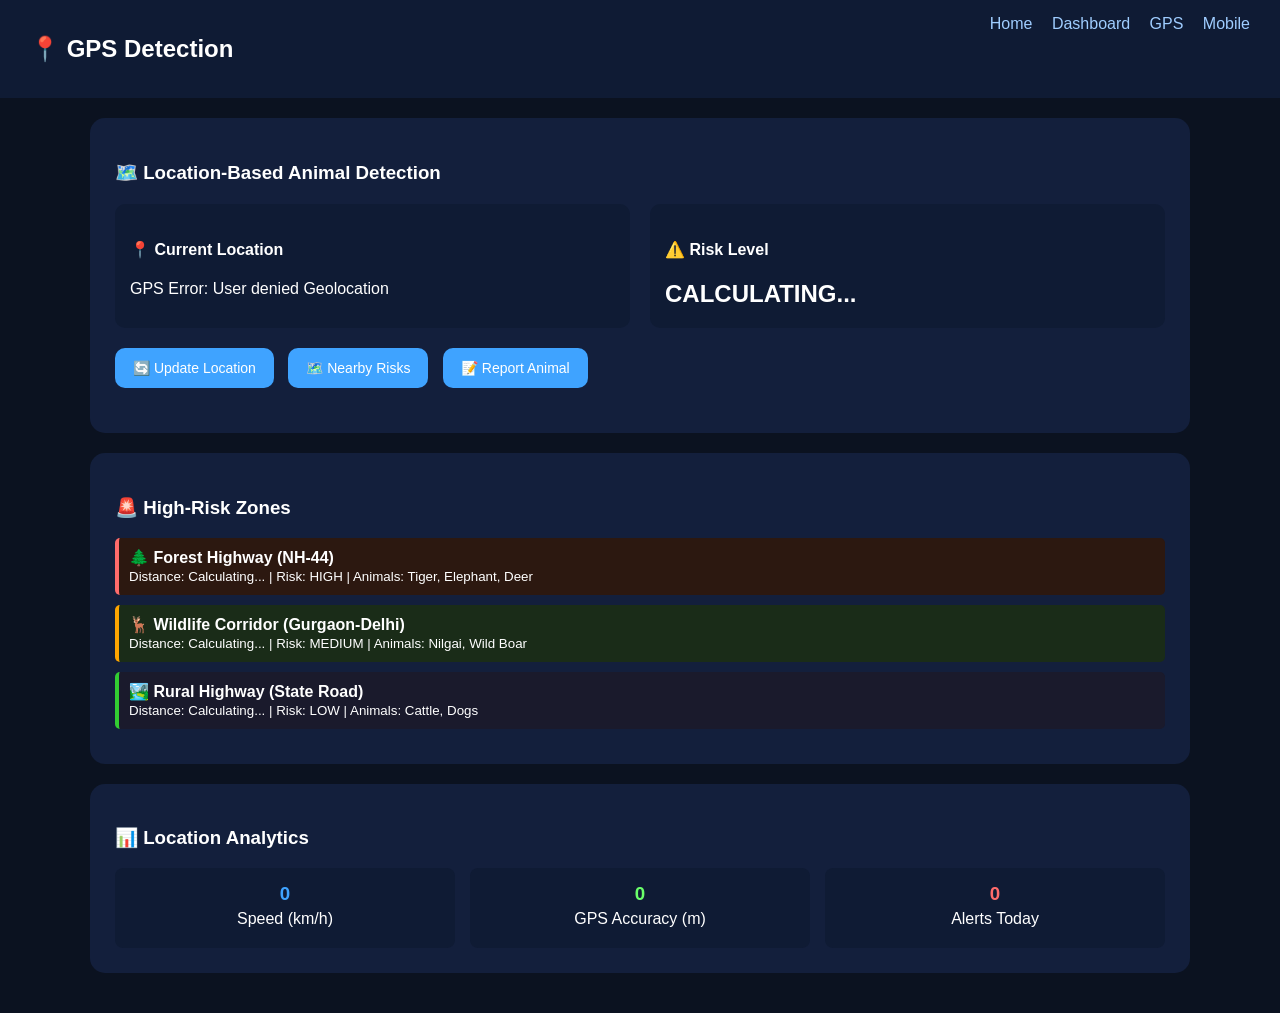
<file: gps.html>
<!DOCTYPE html>
<html>
<head>
<title>GPS Animal Detection</title>
<meta name="viewport" content="width=device-width, initial-scale=1.0">
<link rel="stylesheet" href="style.css">
</head>

<body>

<div class="nav">
 <h2>📍 GPS Detection</h2>
 <div>
  <a href="index.html">Home</a>
  <a href="dashboard.html">Dashboard</a>
  <a href="gps.html">GPS</a>
  <a href="mobile.html">Mobile</a>
 </div>
</div>

<div class="container">

<div class="card">
<h3>🗺️ Location-Based Animal Detection</h3>

<div style="display:grid;grid-template-columns:1fr 1fr;gap:20px;margin:20px 0;">
 <div style="padding:15px;background:#0f1b34;border-radius:10px;">
  <h4>📍 Current Location</h4>
  <div id="currentLocation">Getting GPS...</div>
  <div id="locationDetails" style="font-size:12px;color:#888;margin-top:10px;"></div>
 </div>
 <div style="padding:15px;background:#0f1b34;border-radius:10px;">
  <h4>⚠️ Risk Level</h4>
  <div id="riskLevel" style="font-size:24px;font-weight:bold;">CALCULATING...</div>
  <div id="riskReason" style="font-size:12px;margin-top:5px;"></div>
 </div>
</div>

<div style="margin:20px 0;">
 <button class="btn" onclick="updateLocation()">🔄 Update Location</button>
 <button class="btn" onclick="showNearbyRisks()" style="margin-left:10px;">🗺️ Nearby Risks</button>
 <button class="btn" onclick="reportAnimal()" style="margin-left:10px;">📝 Report Animal</button>
</div>

</div>

<div class="card">
<h3>🚨 High-Risk Zones</h3>

<div id="riskZones">
 <div class="risk-zone" style="padding:10px;margin:10px 0;background:#2c1810;border-left:4px solid #ff6b6b;border-radius:5px;">
  <strong>🌲 Forest Highway (NH-44)</strong><br>
  <small>Distance: Calculating... | Risk: HIGH | Animals: Tiger, Elephant, Deer</small>
 </div>
 <div class="risk-zone" style="padding:10px;margin:10px 0;background:#1a2c18;border-left:4px solid #ffa500;border-radius:5px;">
  <strong>🦌 Wildlife Corridor (Gurgaon-Delhi)</strong><br>
  <small>Distance: Calculating... | Risk: MEDIUM | Animals: Nilgai, Wild Boar</small>
 </div>
 <div class="risk-zone" style="padding:10px;margin:10px 0;background:#1a1a2c;border-left:4px solid #32cd32;border-radius:5px;">
  <strong>🏞️ Rural Highway (State Road)</strong><br>
  <small>Distance: Calculating... | Risk: LOW | Animals: Cattle, Dogs</small>
 </div>
</div>

</div>

<div class="card">
<h3>📊 Location Analytics</h3>

<div style="display:grid;grid-template-columns:1fr 1fr 1fr;gap:15px;">
 <div style="text-align:center;padding:15px;background:#0f1b34;border-radius:8px;">
  <h3 style="color:#3fa3ff;margin:0;" id="speedDisplay">0</h3>
  <p style="margin:5px 0;">Speed (km/h)</p>
 </div>
 <div style="text-align:center;padding:15px;background:#0f1b34;border-radius:8px;">
  <h3 style="color:#6aff6a;margin:0;" id="accuracyDisplay">0</h3>
  <p style="margin:5px 0;">GPS Accuracy (m)</p>
 </div>
 <div style="text-align:center;padding:15px;background:#0f1b34;border-radius:8px;">
  <h3 style="color:#ff6b6b;margin:0;" id="alertCount">0</h3>
  <p style="margin:5px 0;">Alerts Today</p>
 </div>
</div>

</div>

</div>

<script>
let currentPos = null;
let watchId = null;
let alertCount = 0;

// High-risk zones database
const riskZones = [
 {
  name: "Forest Highway (NH-44)",
  lat: 28.6139, lon: 77.2090,
  radius: 5, // km
  risk: "HIGH",
  animals: ["Tiger", "Elephant", "Deer"],
  color: "#ff6b6b"
 },
 {
  name: "Wildlife Corridor (Gurgaon-Delhi)", 
  lat: 28.4595, lon: 77.0266,
  radius: 3,
  risk: "MEDIUM", 
  animals: ["Nilgai", "Wild Boar"],
  color: "#ffa500"
 },
 {
  name: "Rural Highway (State Road)",
  lat: 28.7041, lon: 77.1025,
  radius: 2,
  risk: "LOW",
  animals: ["Cattle", "Dogs"],
  color: "#32cd32"
 }
];

function initGPS() {
 if (navigator.geolocation) {
  watchId = navigator.geolocation.watchPosition(
   position => {
    currentPos = position;
    updateLocationDisplay();
    calculateRisk();
    updateNearbyRisks();
   },
   error => {
    document.getElementById('currentLocation').textContent = 'GPS Error: ' + error.message;
   },
   {
    enableHighAccuracy: true,
    maximumAge: 5000,
    timeout: 10000
   }
  );
 } else {
  document.getElementById('currentLocation').textContent = 'GPS not supported';
 }
}

function updateLocationDisplay() {
 if (!currentPos) return;
 
 const lat = currentPos.coords.latitude.toFixed(6);
 const lon = currentPos.coords.longitude.toFixed(6);
 const speed = (currentPos.coords.speed || 0) * 3.6; // m/s to km/h
 const accuracy = currentPos.coords.accuracy;
 
 document.getElementById('currentLocation').innerHTML = 
  `<strong>${lat}, ${lon}</strong>`;
 
 document.getElementById('locationDetails').textContent = 
  `Updated: ${new Date().toLocaleTimeString()}`;
 
 document.getElementById('speedDisplay').textContent = speed.toFixed(1);
 document.getElementById('accuracyDisplay').textContent = accuracy.toFixed(0);
}

function calculateRisk() {
 if (!currentPos) return;
 
 let highestRisk = "LOW";
 let riskReason = "Safe area";
 
 for (let zone of riskZones) {
  const distance = getDistance(
   currentPos.coords.latitude, 
   currentPos.coords.longitude,
   zone.lat, 
   zone.lon
  );
  
  if (distance <= zone.radius) {
   if (zone.risk === "HIGH") {
    highestRisk = "HIGH";
    riskReason = `Inside ${zone.name}`;
    // Only show risk alert, not animal alert
    showZoneWarning(zone);
    break;
   } else if (zone.risk === "MEDIUM" && highestRisk !== "HIGH") {
    highestRisk = "MEDIUM";
    riskReason = `Near ${zone.name}`;
   }
  }
 }
 
 document.getElementById('riskLevel').textContent = highestRisk;
 document.getElementById('riskLevel').style.color = 
  highestRisk === "HIGH" ? "#ff6b6b" : 
  highestRisk === "MEDIUM" ? "#ffa500" : "#32cd32";
 
 document.getElementById('riskReason').textContent = riskReason;
}

function showZoneWarning(zone) {
 // Only show zone warning, not animal detection alert
 console.log(`Zone Warning: Entered ${zone.name} - Be alert for animals`);
 
 // Gentle vibration for zone entry (different from animal detection)
 if (navigator.vibrate) {
  navigator.vibrate([100, 50, 100]); // Shorter vibration
 }
}

function getDistance(lat1, lon1, lat2, lon2) {
 const R = 6371; // Earth's radius in km
 const dLat = (lat2 - lat1) * Math.PI / 180;
 const dLon = (lon2 - lon1) * Math.PI / 180;
 const a = Math.sin(dLat/2) * Math.sin(dLat/2) +
          Math.cos(lat1 * Math.PI / 180) * Math.cos(lat2 * Math.PI / 180) *
          Math.sin(dLon/2) * Math.sin(dLon/2);
 const c = 2 * Math.atan2(Math.sqrt(a), Math.sqrt(1-a));
 return R * c;
}

function updateNearbyRisks() {
 if (!currentPos) return;
 
 const riskElements = document.querySelectorAll('.risk-zone');
 
 riskZones.forEach((zone, index) => {
  const distance = getDistance(
   currentPos.coords.latitude,
   currentPos.coords.longitude, 
   zone.lat,
   zone.lon
  );
  
  const element = riskElements[index];
  const small = element.querySelector('small');
  small.innerHTML = `Distance: ${distance.toFixed(1)} km | Risk: ${zone.risk} | Animals: ${zone.animals.join(', ')}`;
 });
}

function updateLocation() {
 document.getElementById('currentLocation').textContent = 'Updating...';
 initGPS();
}

function showNearbyRisks() {
 if (!currentPos) {
  alert('GPS location not available');
  return;
 }
 
 let message = '🗺️ Nearby Risk Zones:\n\n';
 
 riskZones.forEach(zone => {
  const distance = getDistance(
   currentPos.coords.latitude,
   currentPos.coords.longitude,
   zone.lat, 
   zone.lon
  );
  
  message += `${zone.name}\n`;
  message += `Distance: ${distance.toFixed(1)} km\n`;
  message += `Risk: ${zone.risk}\n`;
  message += `Animals: ${zone.animals.join(', ')}\n\n`;
 });
 
 alert(message);
}

function reportAnimal() {
 if (!currentPos) {
  alert('GPS location required to report animal sighting');
  return;
 }
 
 const animal = prompt('Which animal did you see?\n(Tiger, Elephant, Deer, Cow, etc.)');
 if (animal) {
  const lat = currentPos.coords.latitude.toFixed(6);
  const lon = currentPos.coords.longitude.toFixed(6);
  
  alert(`🐾 Animal Report Submitted!\n\nAnimal: ${animal}\nLocation: ${lat}, ${lon}\nTime: ${new Date().toLocaleString()}\n\nThank you for helping wildlife conservation!`);
  
  // In real app, this would send to server
  console.log('Animal report:', { animal, lat, lon, time: new Date() });
 }
}

// Initialize GPS on page load
window.onload = function() {
 initGPS();
};

// Cleanup on page unload
window.onbeforeunload = function() {
 if (watchId) {
  navigator.geolocation.clearWatch(watchId);
 }
};
</script>

</body>
</html>
</file>
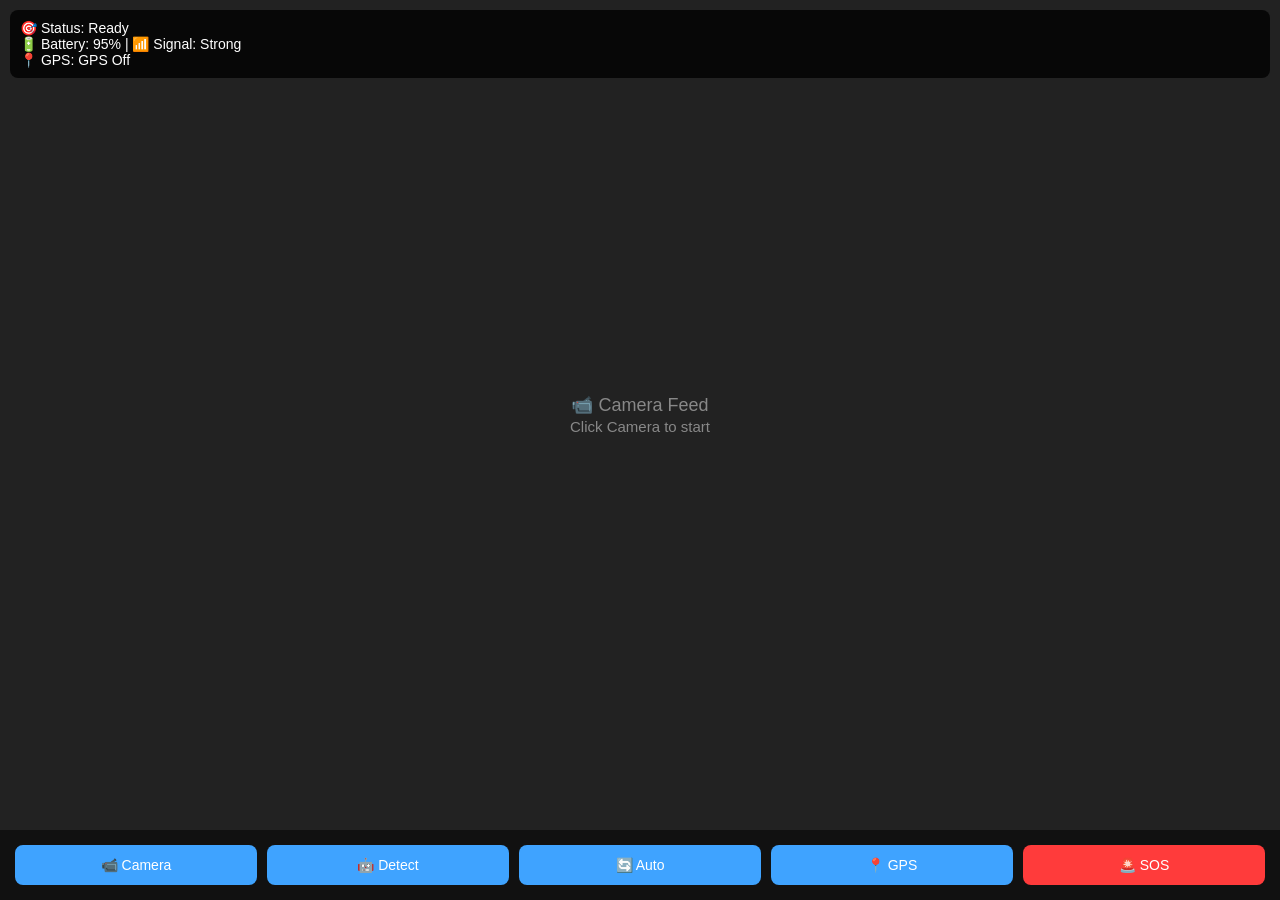
<file: mobile.html>
<!DOCTYPE html>
<html>
<head>
<title>Mobile AI Detection</title>
<meta name="viewport" content="width=device-width, initial-scale=1.0">
<style>
body{
 margin:0;
 background:#000;
 color:white;
 font-family:Arial;
}

.container{
 height:100vh;
 display:flex;
 flex-direction:column;
}

.camera{
 flex:1;
 position:relative;
 background:#222;
 display:flex;
 align-items:center;
 justify-content:center;
}

#video{
 width:100%;
 height:100%;
 object-fit:cover;
}

.demo-feed{
 font-size:18px;
 text-align:center;
 color:#888;
}

.status{
 position:absolute;
 top:10px;
 left:10px;
 right:10px;
 background:rgba(0,0,0,0.8);
 padding:10px;
 border-radius:8px;
 font-size:14px;
}

.alert{
 position:absolute;
 top:50%;
 left:50%;
 transform:translate(-50%,-50%);
 background:#ff0000;
 padding:20px;
 border-radius:10px;
 text-align:center;
 display:none;
 font-size:18px;
 font-weight:bold;
}

.controls{
 padding:15px;
 background:#111;
 display:flex;
 gap:10px;
}

.btn{
 background:#3fa3ff;
 border:none;
 color:white;
 padding:12px 16px;
 border-radius:8px;
 font-size:14px;
 cursor:pointer;
 flex:1;
}

.btn:active{
 background:#2d8cff;
}

.emergency{
 background:#ff3b3b !important;
}
</style>
</head>

<body>

<div class="container">

<div class="camera">
 <video id="video" autoplay muted playsinline style="display:none;"></video>
 <div class="demo-feed" id="demoFeed">📹 Camera Feed<br><small>Click Camera to start</small></div>
 
 <div class="status">
  🎯 Status: <span id="status">Ready</span><br>
  🔋 Battery: <span id="battery">95%</span> | 📶 Signal: Strong<br>
  📍 GPS: <span id="gpsStatus">Getting location...</span>
 </div>
 
 <div class="alert" id="alert">
  🚨 ANIMAL DETECTED!<br>
  <span id="animalName">SLOW DOWN</span>
 </div>
</div>

<div class="controls">
 <button class="btn" onclick="startCamera()">📹 Camera</button>
 <button class="btn" onclick="detectAnimal()">🤖 Detect</button>
 <button class="btn" onclick="toggleAuto()" id="autoBtn">🔄 Auto</button>
 <button class="btn" onclick="showLocation()">📍 GPS</button>
 <button class="btn emergency" onclick="emergency()">🚨 SOS</button>
</div>

</div>

<script>
let video, isAuto = false, autoTimer, currentLocation = null;

const animals = [
 {name: "Cow", danger: "HIGH"},
 {name: "Deer", danger: "MEDIUM"},
 {name: "Tiger", danger: "CRITICAL"},
 {name: "Dog", danger: "LOW"}
];

// Simple GPS tracking
function initGPS() {
 if (navigator.geolocation) {
  navigator.geolocation.watchPosition(
   position => {
    currentLocation = {
     lat: position.coords.latitude,
     lon: position.coords.longitude,
     speed: position.coords.speed || 0
    };
    
    document.getElementById('gpsStatus').textContent = 
     `${currentLocation.lat.toFixed(4)}, ${currentLocation.lon.toFixed(4)}`;
   },
   error => {
    document.getElementById('gpsStatus').textContent = 'GPS Off';
   }
  );
 } else {
  document.getElementById('gpsStatus').textContent = 'No GPS';
 }
}

function startCamera() {
 video = document.getElementById('video');
 
 navigator.mediaDevices.getUserMedia({ 
  video: { facingMode: "environment" } 
 })
 .then(stream => {
  video.srcObject = stream;
  video.style.display = 'block';
  document.getElementById('demoFeed').style.display = 'none';
  document.getElementById('status').textContent = 'Camera ON';
 })
 .catch(err => {
  document.getElementById('status').textContent = 'Demo Mode';
  document.getElementById('demoFeed').innerHTML = '🛣️ Road Simulation<br><small>Demo Active</small>';
 });
}

// Simple detection that works
function detectAnimal() {
 // 50% chance to detect animal
 if (Math.random() > 0.5) {
  const animal = animals[Math.floor(Math.random() * animals.length)];
  showAlert(animal);
  return true;
 } else {
  document.getElementById('status').textContent = 'No Animal Detected';
  return false;
 }
}

function showAlert(animal) {
 const alert = document.getElementById('alert');
 let alertText = `🚨 ${animal.name} DETECTED!<br>${animal.danger} DANGER`;
 
 // Add GPS if available
 if (currentLocation) {
  alertText += `<br><small>📍 ${currentLocation.lat.toFixed(4)}, ${currentLocation.lon.toFixed(4)}</small>`;
 }
 
 document.getElementById('animalName').innerHTML = alertText;
 alert.style.display = 'block';
 
 // Vibrate
 if (navigator.vibrate) {
  navigator.vibrate([500, 200, 500]);
 }
 
 // Beep sound
 try {
  const beep = new Audio('[data-uri]');
  beep.play();
 } catch(e) {}
 
 // Hide after 4 seconds
 setTimeout(() => {
  alert.style.display = 'none';
  document.getElementById('status').textContent = 'Scanning...';
 }, 4000);
}

function toggleAuto() {
 const btn = document.getElementById('autoBtn');
 
 if (!isAuto) {
  isAuto = true;
  btn.textContent = '⏹️ Stop';
  btn.style.background = '#ff3b3b';
  document.getElementById('status').textContent = 'Auto Scanning...';
  
  // Auto detect every 3 seconds
  autoTimer = setInterval(() => {
   detectAnimal();
  }, 3000);
 } else {
  isAuto = false;
  btn.textContent = '🔄 Auto';
  btn.style.background = '#3fa3ff';
  document.getElementById('status').textContent = 'Manual Mode';
  clearInterval(autoTimer);
 }
}

function showLocation() {
 if (currentLocation) {
  const speed = (currentLocation.speed * 3.6).toFixed(1);
  alert(`📍 Current Location:\n${currentLocation.lat.toFixed(6)}, ${currentLocation.lon.toFixed(6)}\nSpeed: ${speed} km/h`);
 } else {
  alert('📍 Getting GPS location...');
 }
}

function emergency() {
 if (currentLocation) {
  const lat = currentLocation.lat.toFixed(6);
  const lon = currentLocation.lon.toFixed(6);
  alert(`🚨 EMERGENCY!\nLocation: ${lat}, ${lon}\nTime: ${new Date().toLocaleTimeString()}\nHelp is coming!`);
 } else {
  alert('🚨 EMERGENCY ALERT SENT!\nRescue team notified!');
 }
}

// Start GPS and update battery
window.onload = function() {
 initGPS();
};

setInterval(() => {
 const battery = Math.floor(Math.random() * 10 + 85);
 document.getElementById('battery').textContent = battery + '%';
}, 10000);
</script>

</body>
</html>
</file>
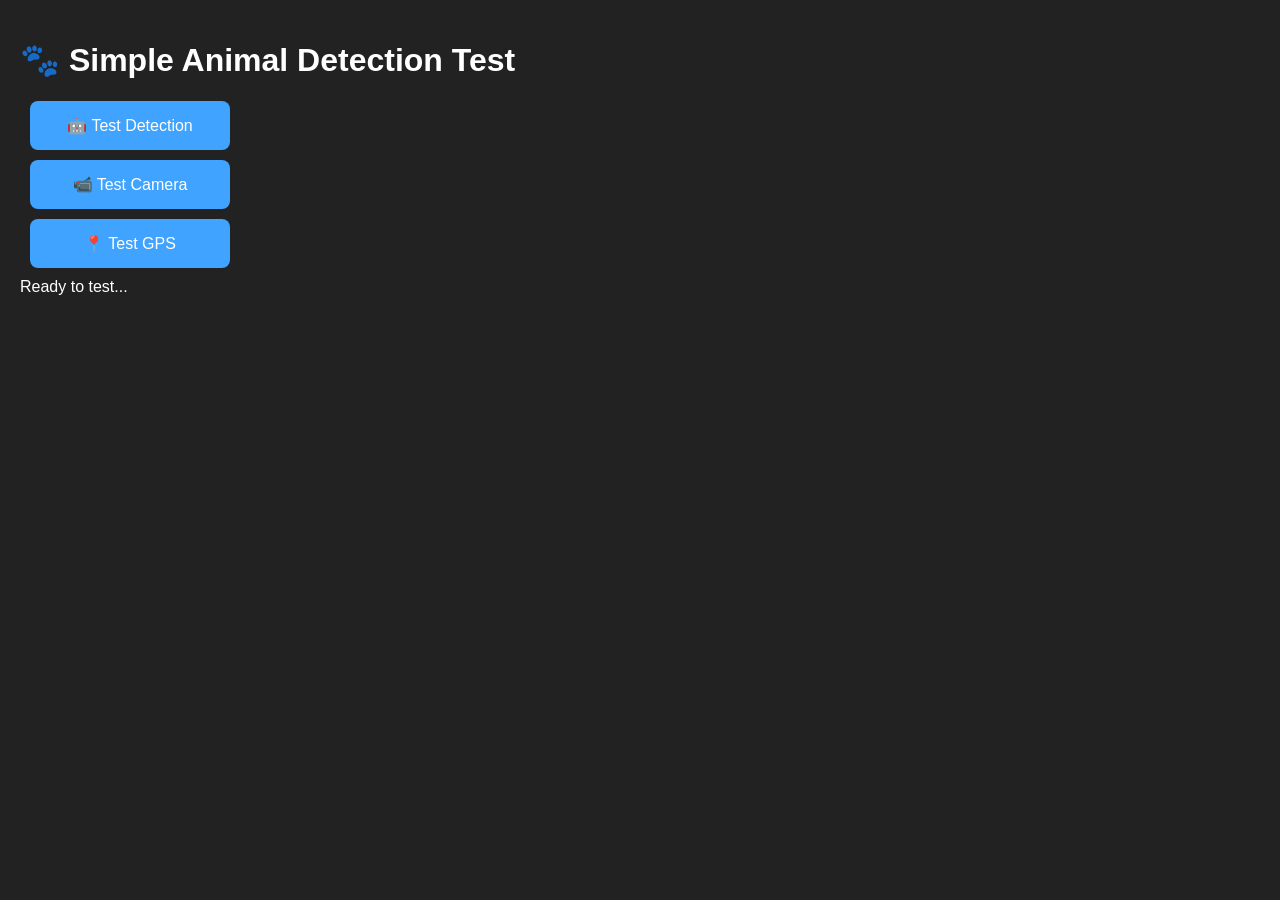
<file: test.html>
<!DOCTYPE html>
<html>
<head>
<title>Simple Test</title>
<meta name="viewport" content="width=device-width, initial-scale=1.0">
<style>
body{
 margin:0;
 background:#222;
 color:white;
 font-family:Arial;
 padding:20px;
}

.btn{
 background:#3fa3ff;
 border:none;
 color:white;
 padding:15px 25px;
 border-radius:8px;
 font-size:16px;
 margin:10px;
 cursor:pointer;
 display:block;
 width:200px;
}

.alert{
 background:#ff3b3b;
 padding:20px;
 border-radius:10px;
 margin:20px 0;
 display:none;
 text-align:center;
 font-size:18px;
}
</style>
</head>

<body>

<h1>🐾 Simple Animal Detection Test</h1>

<button class="btn" onclick="testDetection()">🤖 Test Detection</button>
<button class="btn" onclick="testCamera()">📹 Test Camera</button>
<button class="btn" onclick="testGPS()">📍 Test GPS</button>

<div class="alert" id="alert">
🚨 ANIMAL DETECTED!<br>
<span id="result">Testing...</span>
</div>

<div id="status">Ready to test...</div>

<script>
function testDetection() {
 const animals = ["Cow", "Deer", "Tiger", "Dog"];
 const animal = animals[Math.floor(Math.random() * animals.length)];
 
 document.getElementById('result').textContent = animal + " detected!";
 document.getElementById('alert').style.display = 'block';
 
 if (navigator.vibrate) {
  navigator.vibrate([200, 100, 200]);
 }
 
 setTimeout(() => {
  document.getElementById('alert').style.display = 'none';
 }, 3000);
}

function testCamera() {
 navigator.mediaDevices.getUserMedia({ video: true })
  .then(stream => {
   document.getElementById('status').textContent = '✅ Camera working!';
   stream.getTracks().forEach(track => track.stop());
  })
  .catch(err => {
   document.getElementById('status').textContent = '❌ Camera failed: ' + err.message;
  });
}

function testGPS() {
 if (navigator.geolocation) {
  navigator.geolocation.getCurrentPosition(
   pos => {
    document.getElementById('status').textContent = 
     `✅ GPS working! Location: ${pos.coords.latitude.toFixed(4)}, ${pos.coords.longitude.toFixed(4)}`;
   },
   err => {
    document.getElementById('status').textContent = '❌ GPS failed: ' + err.message;
   }
  );
 } else {
  document.getElementById('status').textContent = '❌ GPS not supported';
 }
}
</script>

</body>
</html>
</file>
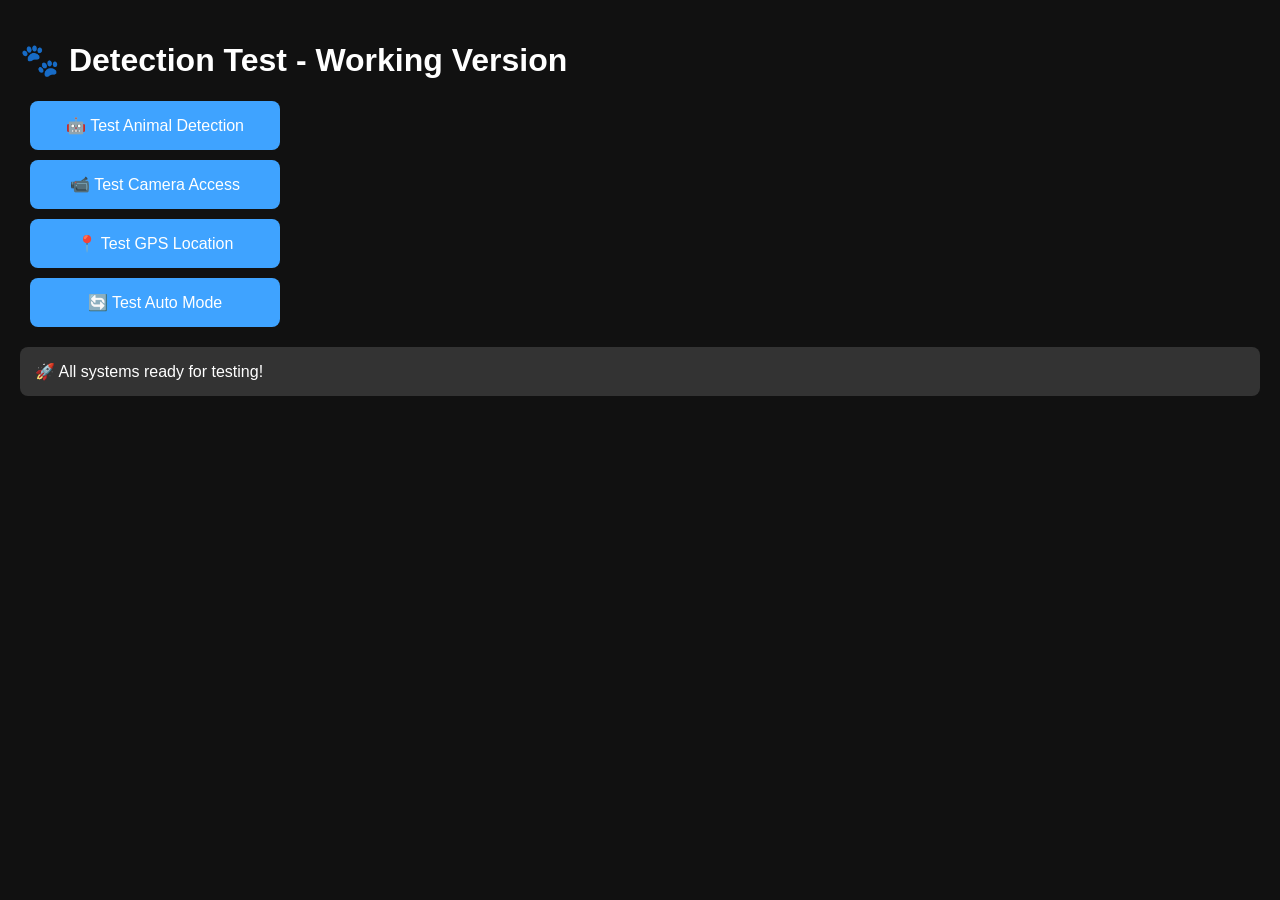
<file: working-test.html>
<!DOCTYPE html>
<html>
<head>
<title>Working Test</title>
<meta name="viewport" content="width=device-width, initial-scale=1.0">
<style>
body{
 margin:0;
 background:#111;
 color:white;
 font-family:Arial;
 padding:20px;
}

.btn{
 background:#3fa3ff;
 border:none;
 color:white;
 padding:15px 25px;
 border-radius:8px;
 font-size:16px;
 margin:10px;
 cursor:pointer;
 display:block;
 width:250px;
}

.btn:active{
 background:#2d8cff;
}

.alert{
 background:#ff3b3b;
 padding:20px;
 border-radius:10px;
 margin:20px 0;
 display:none;
 text-align:center;
 font-size:18px;
 animation:blink 1s infinite;
}

@keyframes blink {
 0%, 50% { opacity: 1; }
 51%, 100% { opacity: 0.7; }
}

#status{
 background:#333;
 padding:15px;
 border-radius:8px;
 margin:20px 0;
}
</style>
</head>

<body>

<h1>🐾 Detection Test - Working Version</h1>

<button class="btn" onclick="testDetection()">🤖 Test Animal Detection</button>
<button class="btn" onclick="testCamera()">📹 Test Camera Access</button>
<button class="btn" onclick="testGPS()">📍 Test GPS Location</button>
<button class="btn" onclick="testAuto()">🔄 Test Auto Mode</button>

<div class="alert" id="alert">
🚨 ANIMAL DETECTED!<br>
<span id="result">Testing...</span>
</div>

<div id="status">Ready to test all features...</div>

<script>
let autoMode = false;
let autoTimer;

function testDetection() {
 // 70% success rate
 if (Math.random() > 0.3) {
  const animals = ["Cow", "Deer", "Tiger", "Dog", "Elephant"];
  const animal = animals[Math.floor(Math.random() * animals.length)];
  
  document.getElementById('result').textContent = `${animal} detected with 95% confidence!`;
  document.getElementById('alert').style.display = 'block';
  document.getElementById('status').textContent = `✅ Detection working! Found: ${animal}`;
  
  // Vibrate if supported
  if (navigator.vibrate) {
   navigator.vibrate([300, 100, 300]);
  }
  
  // Hide after 4 seconds
  setTimeout(() => {
   document.getElementById('alert').style.display = 'none';
  }, 4000);
  
 } else {
  document.getElementById('status').textContent = '❌ No animal detected this time';
 }
}

function testCamera() {
 document.getElementById('status').textContent = '📹 Testing camera access...';
 
 navigator.mediaDevices.getUserMedia({ video: true })
  .then(stream => {
   document.getElementById('status').textContent = '✅ Camera access working! Permission granted.';
   // Stop the stream
   stream.getTracks().forEach(track => track.stop());
  })
  .catch(err => {
   document.getElementById('status').textContent = '❌ Camera access failed. Using demo mode.';
  });
}

function testGPS() {
 document.getElementById('status').textContent = '📍 Getting GPS location...';
 
 if (navigator.geolocation) {
  navigator.geolocation.getCurrentPosition(
   pos => {
    const lat = pos.coords.latitude.toFixed(4);
    const lon = pos.coords.longitude.toFixed(4);
    document.getElementById('status').textContent = 
     `✅ GPS working! Location: ${lat}, ${lon}`;
   },
   err => {
    document.getElementById('status').textContent = '❌ GPS access denied or unavailable';
   }
  );
 } else {
  document.getElementById('status').textContent = '❌ GPS not supported on this device';
 }
}

function testAuto() {
 if (!autoMode) {
  autoMode = true;
  document.getElementById('status').textContent = '🔄 Auto mode started - detecting every 3 seconds...';
  
  autoTimer = setInterval(() => {
   testDetection();
  }, 3000);
  
 } else {
  autoMode = false;
  clearInterval(autoTimer);
  document.getElementById('status').textContent = '⏹️ Auto mode stopped';
 }
}

// Test on page load
window.onload = function() {
 document.getElementById('status').textContent = '🚀 All systems ready for testing!';
};
</script>

</body>
</html>
</file>
<file: style.css>
body{
 margin:0;
 background:#0b1220;
 color:white;
 font-family:Arial;
}

.nav{
 display:flex;
 justify-content:space-between;
 padding:15px 30px;
 background:#0f1b34;
}

.nav a{
 color:#9fcdff;
 margin-left:15px;
 text-decoration:none;
}

.nav a:hover{
 color:white;
}

.hero{
 text-align:center;
 padding:80px;
}

.btn{
 background:#3fa3ff;
 padding:12px 18px;
 border-radius:10px;
 color:white;
 text-decoration:none;
 border:none;
 cursor:pointer;
 font-size:14px;
 transition:all 0.3s;
}

.btn:hover{
 background:#2d8cff;
 transform:translateY(-2px);
}

.container{
 max-width:1100px;
 margin:auto;
 padding:20px;
}

.card{
 background:#131f3c;
 padding:25px;
 border-radius:15px;
 margin-bottom:20px;
}

.camera-box{
 height:300px;
 border:2px dashed #5fb5ff;
 border-radius:15px;
 display:flex;
 justify-content:center;
 align-items:center;
 color:#8aa8ff;
}

.alert{
 display:none;
 margin-top:10px;
 padding:15px;
 border-radius:10px;
 background:#ff3b3b;
 border-left:5px solid #ff1a1a;
 animation:pulse 1s infinite;
}

@keyframes pulse {
 0% { opacity: 1; }
 50% { opacity: 0.7; }
 100% { opacity: 1; }
}

.table{
 width:100%;
 border-collapse:collapse;
}

.table th,.table td{
 padding:10px;
 border:1px solid #2c3f73;
}

.green{
 color:#6aff6a;
}

.status-bar{
 display:flex;
 justify-content:space-between;
 margin:15px 0;
 padding:10px;
 background:#0f1b34;
 border-radius:8px;
 font-size:13px;
}

.detection-box{
 position:relative;
 overflow:hidden;
}

.loading{
 position:absolute;
 top:50%;
 left:50%;
 transform:translate(-50%,-50%);
 color:#3fa3ff;
}

@media (max-width:768px){
 .hero{
  padding:40px 20px;
 }
 
 .container{
  padding:10px;
 }
 
 .status-bar{
  flex-direction:column;
  gap:5px;
 }
}
</file>
